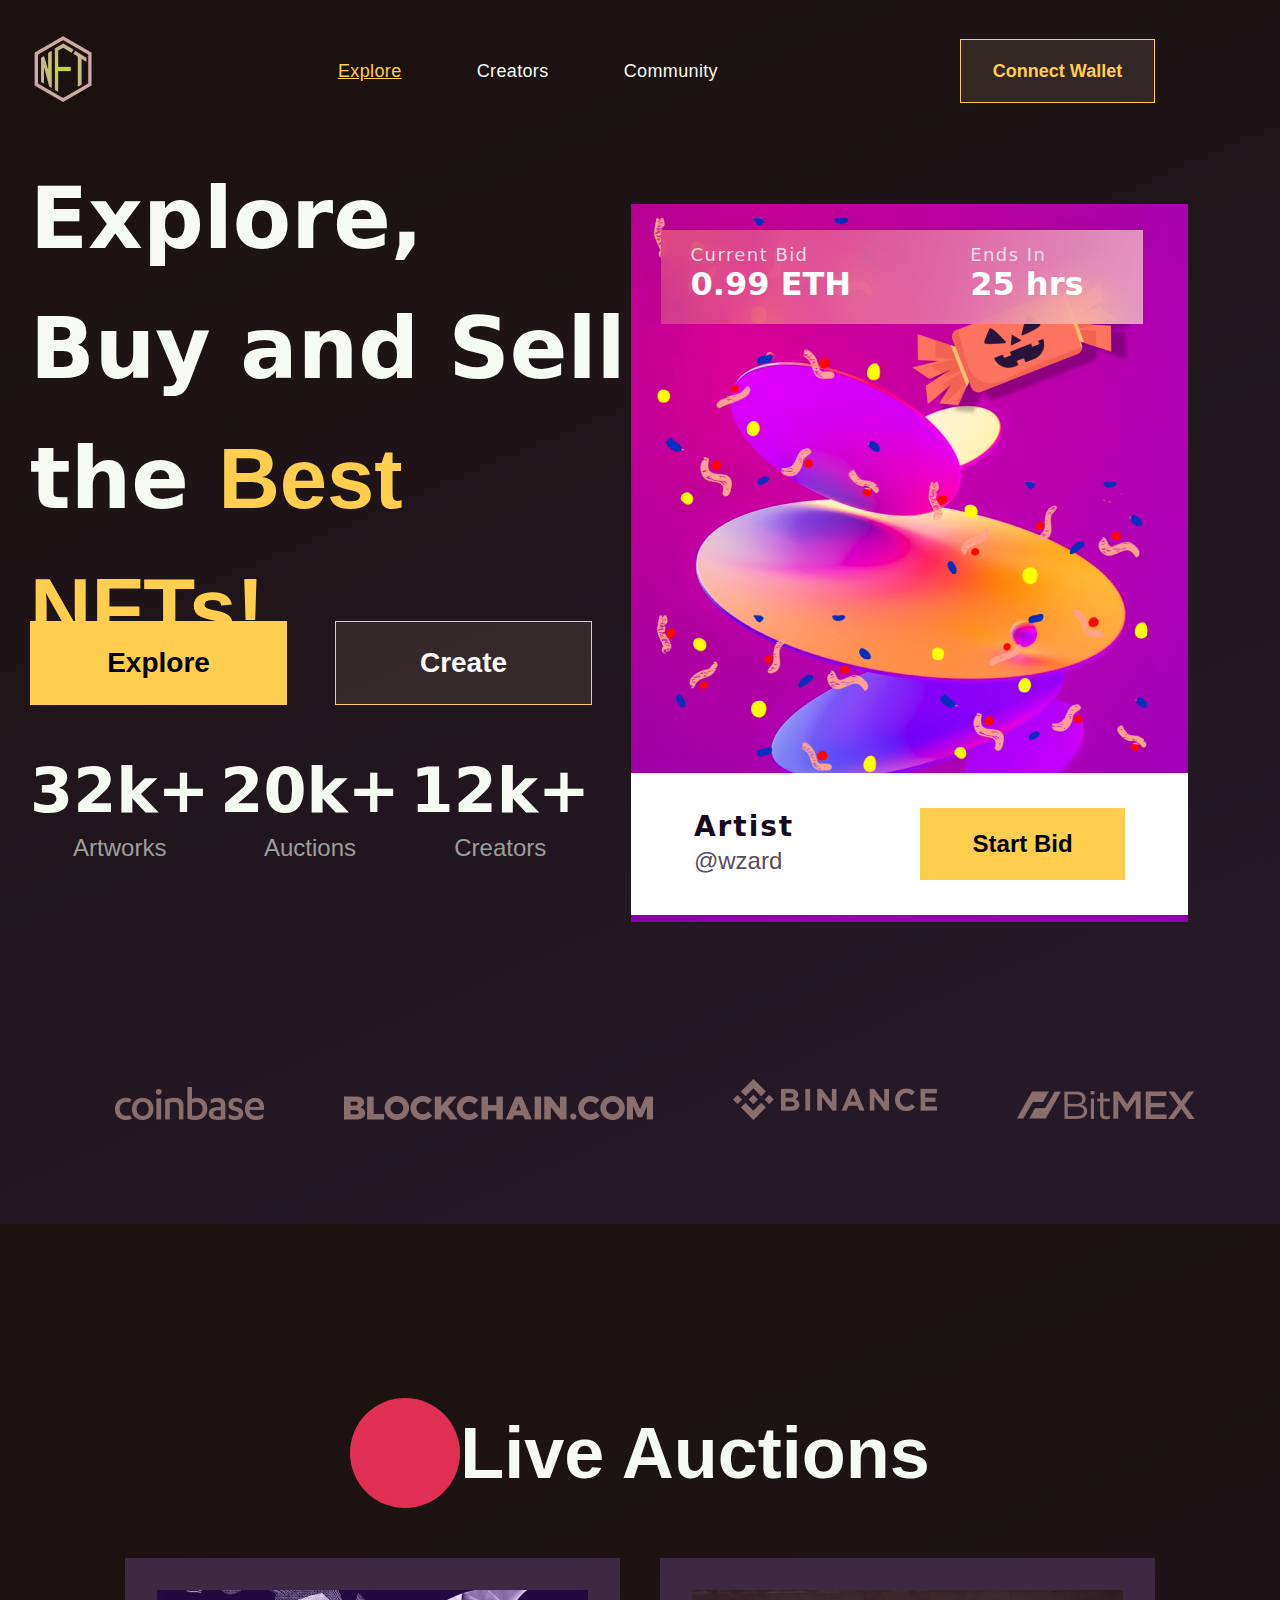
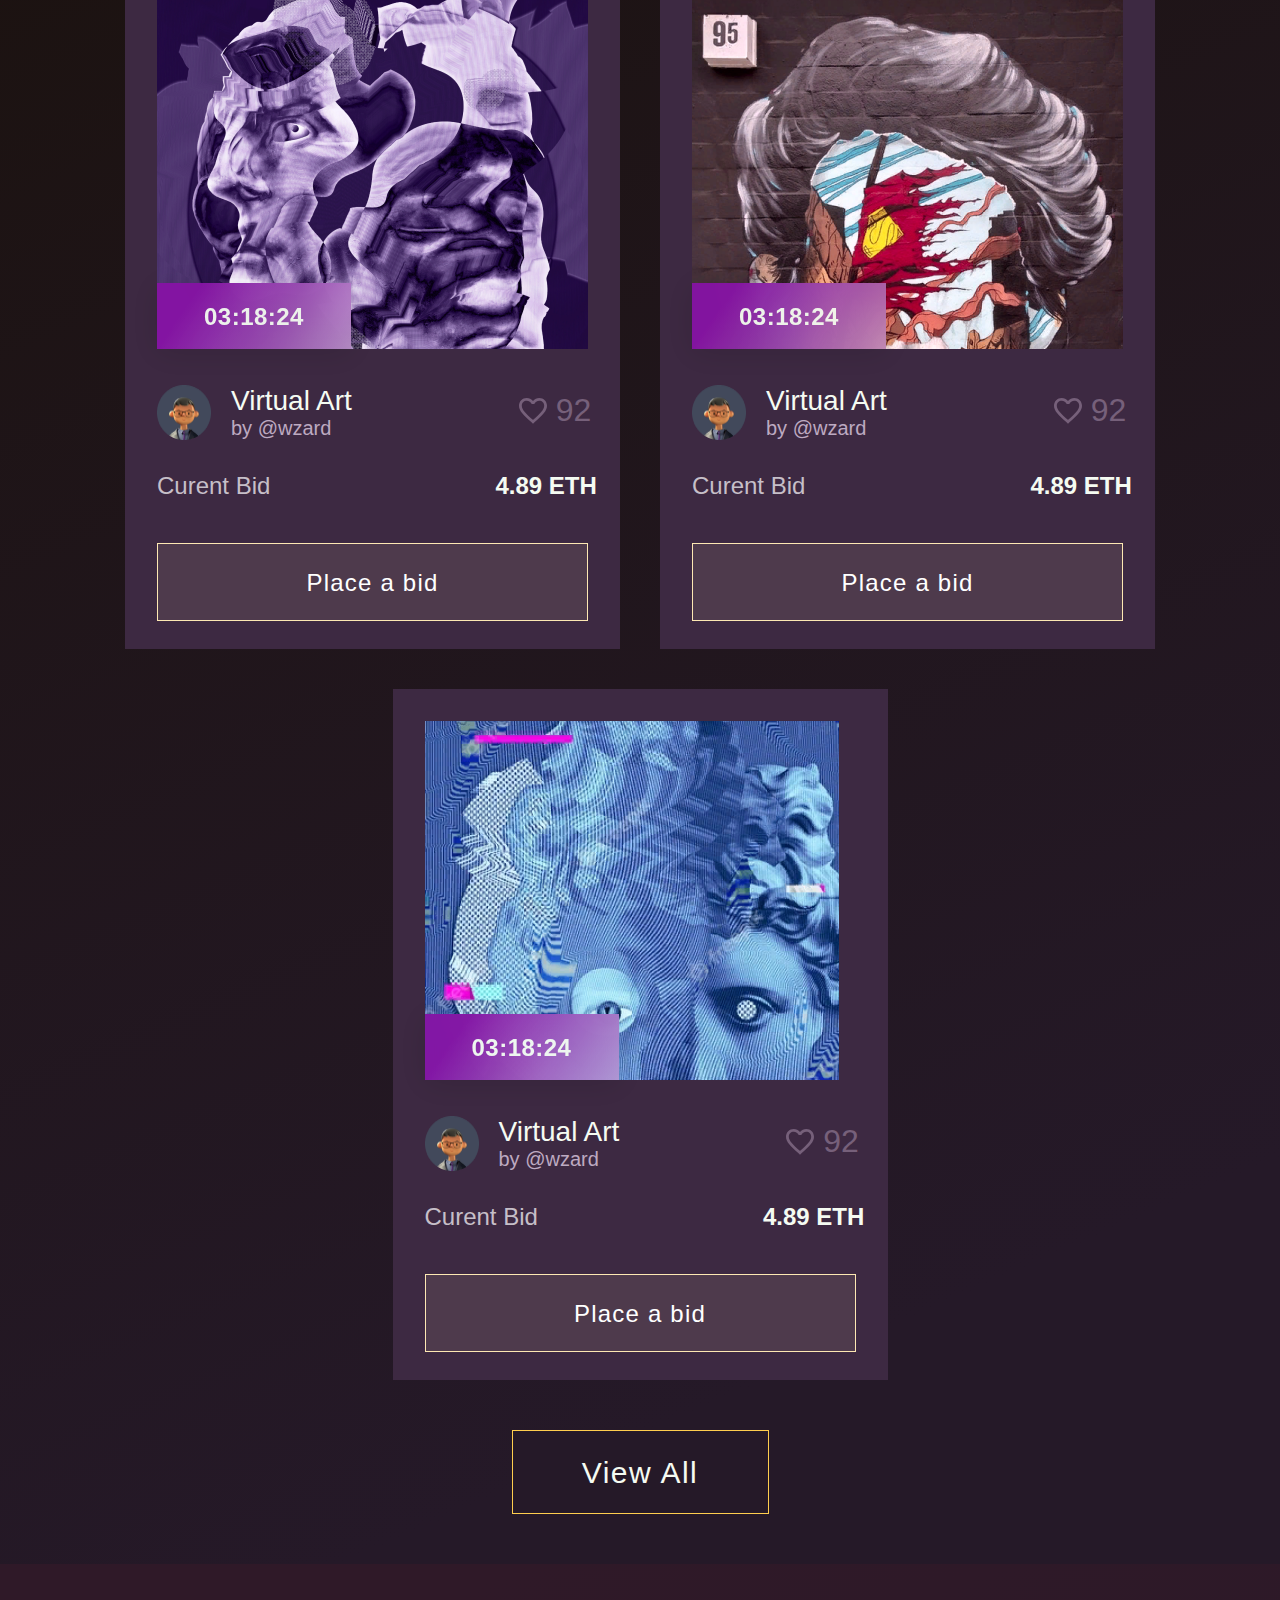
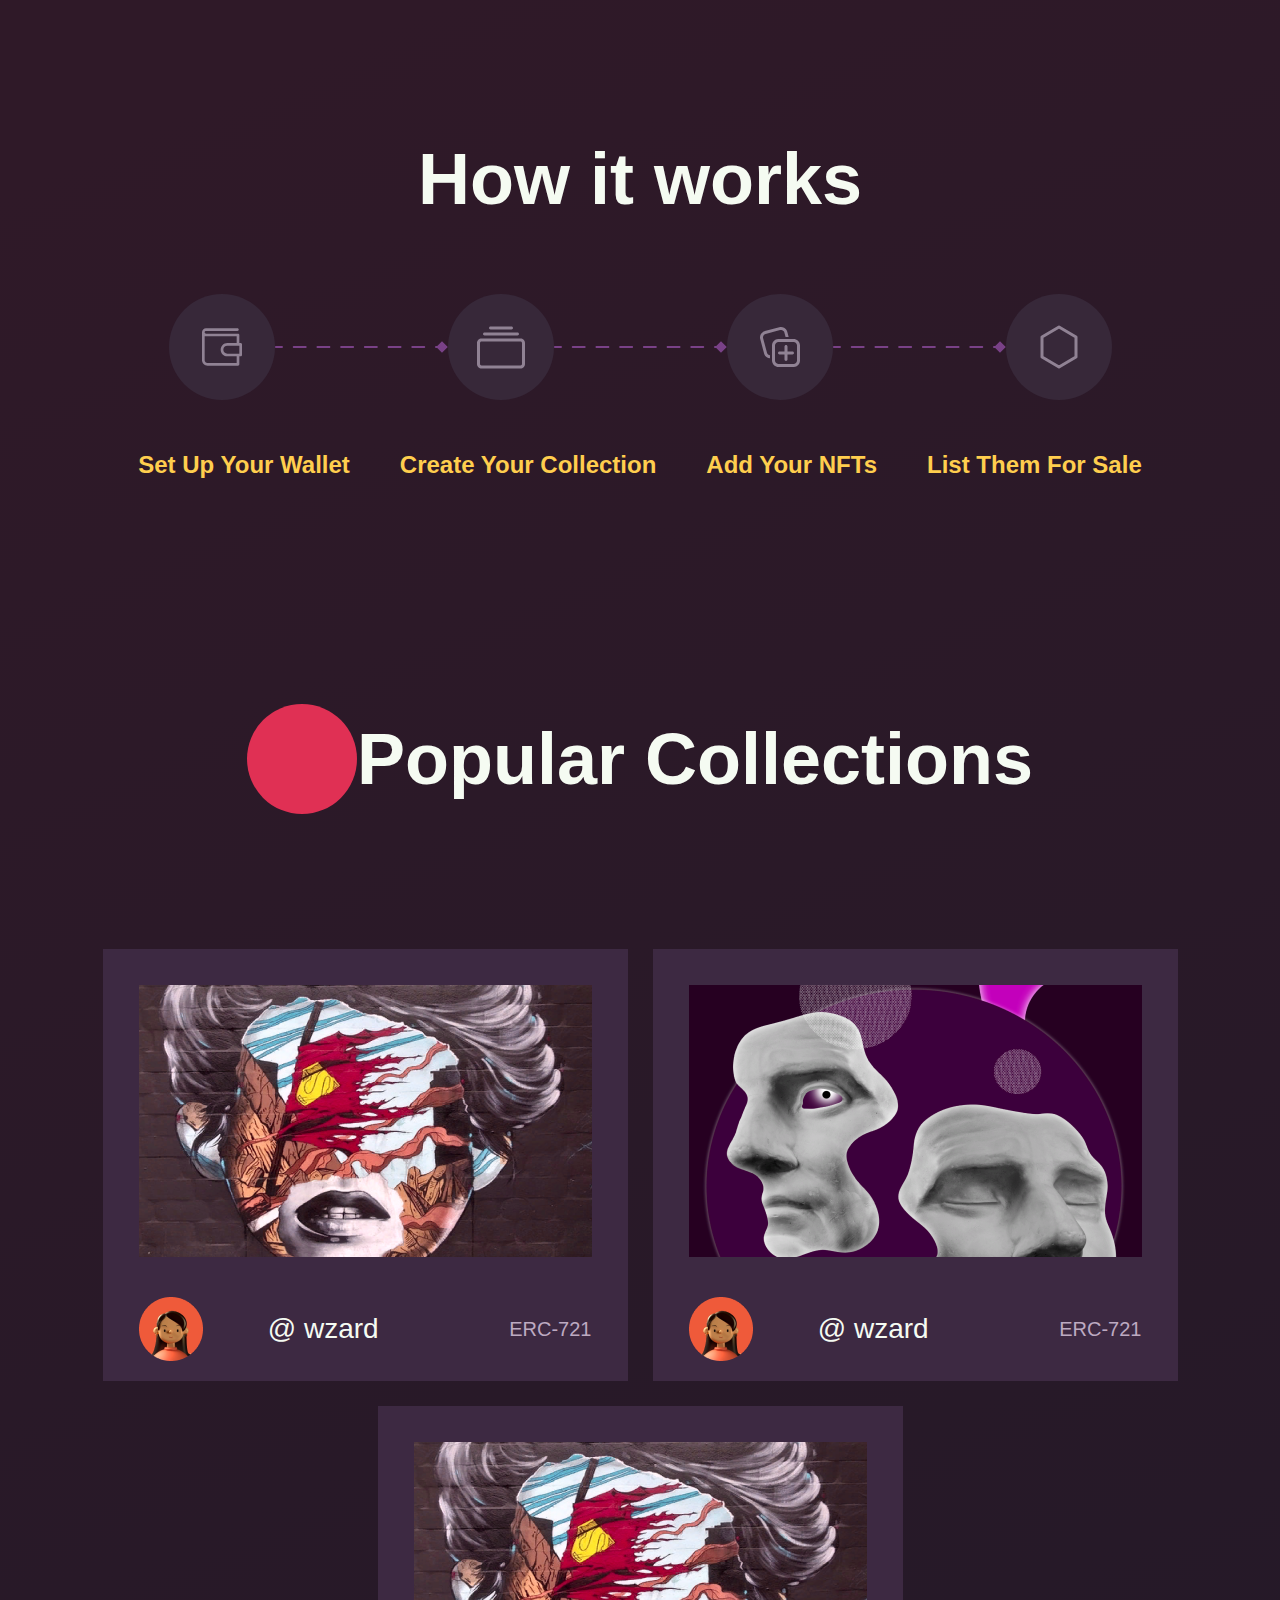
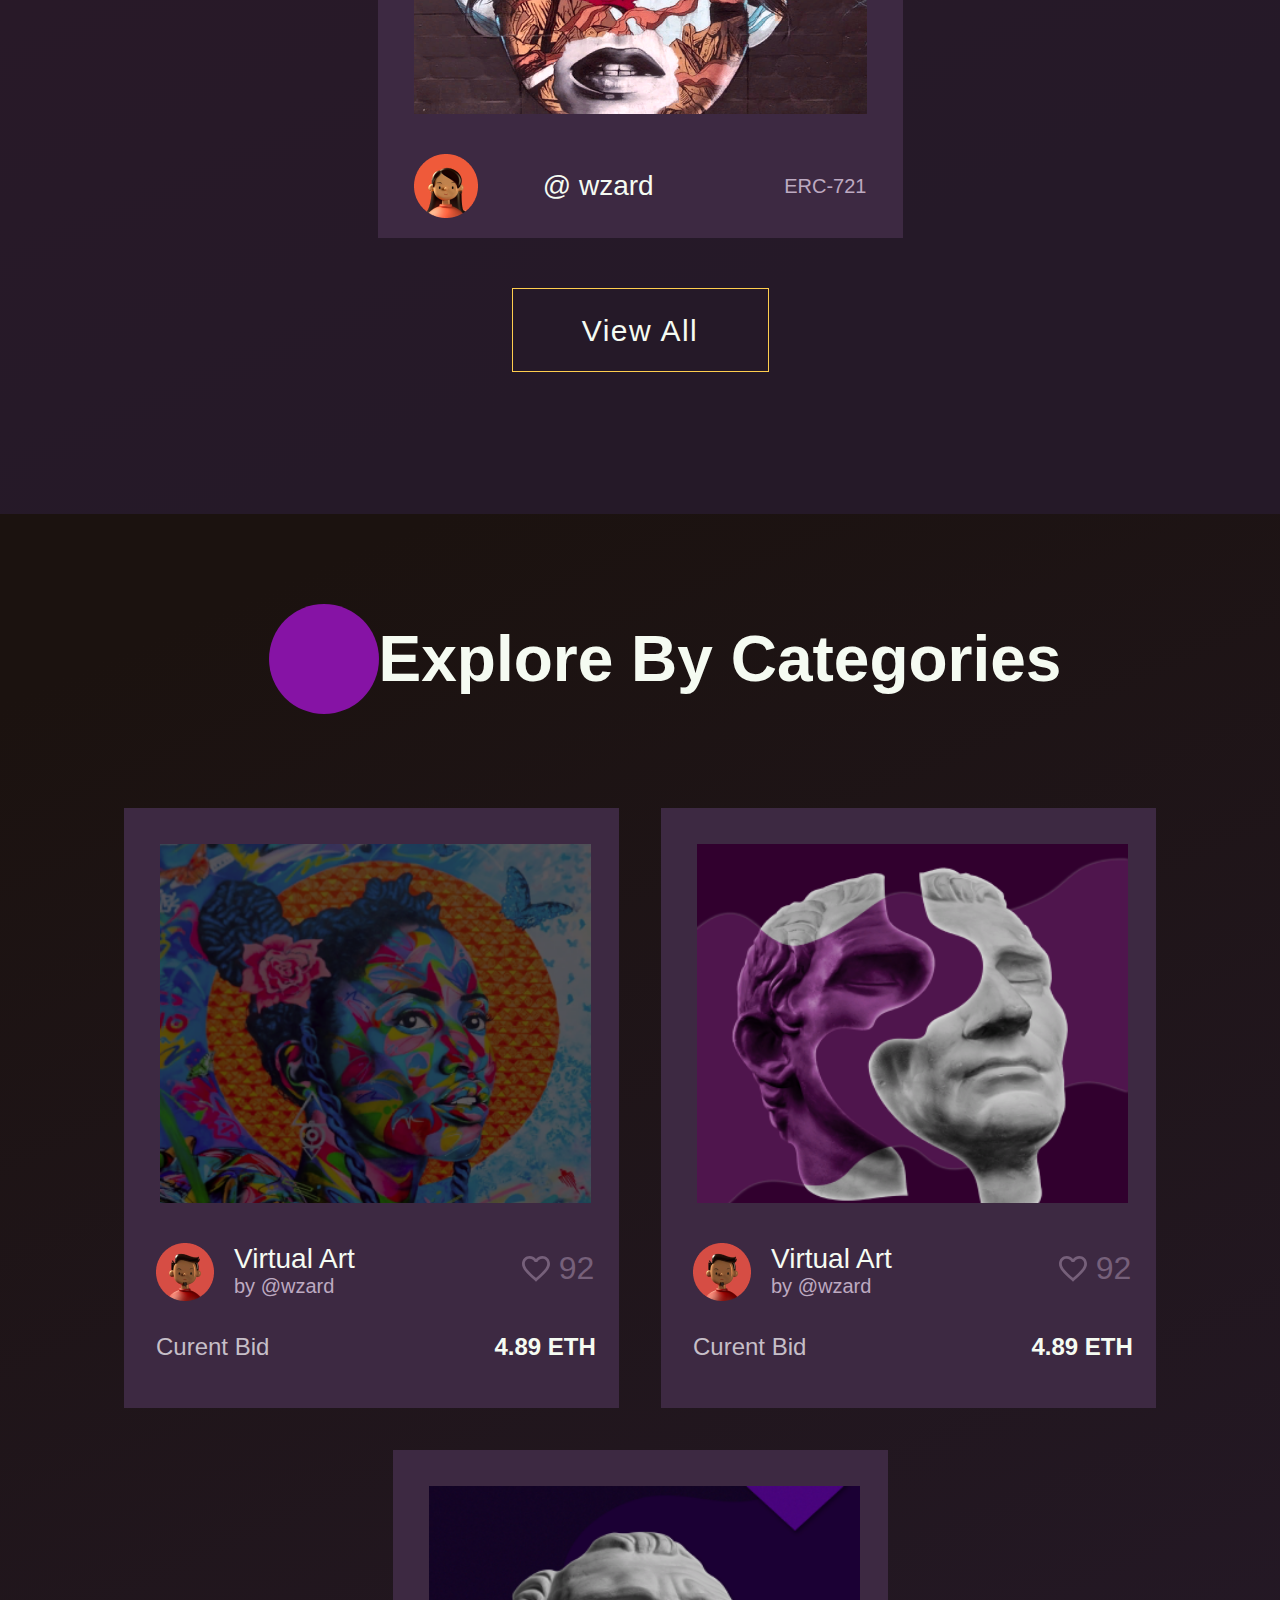
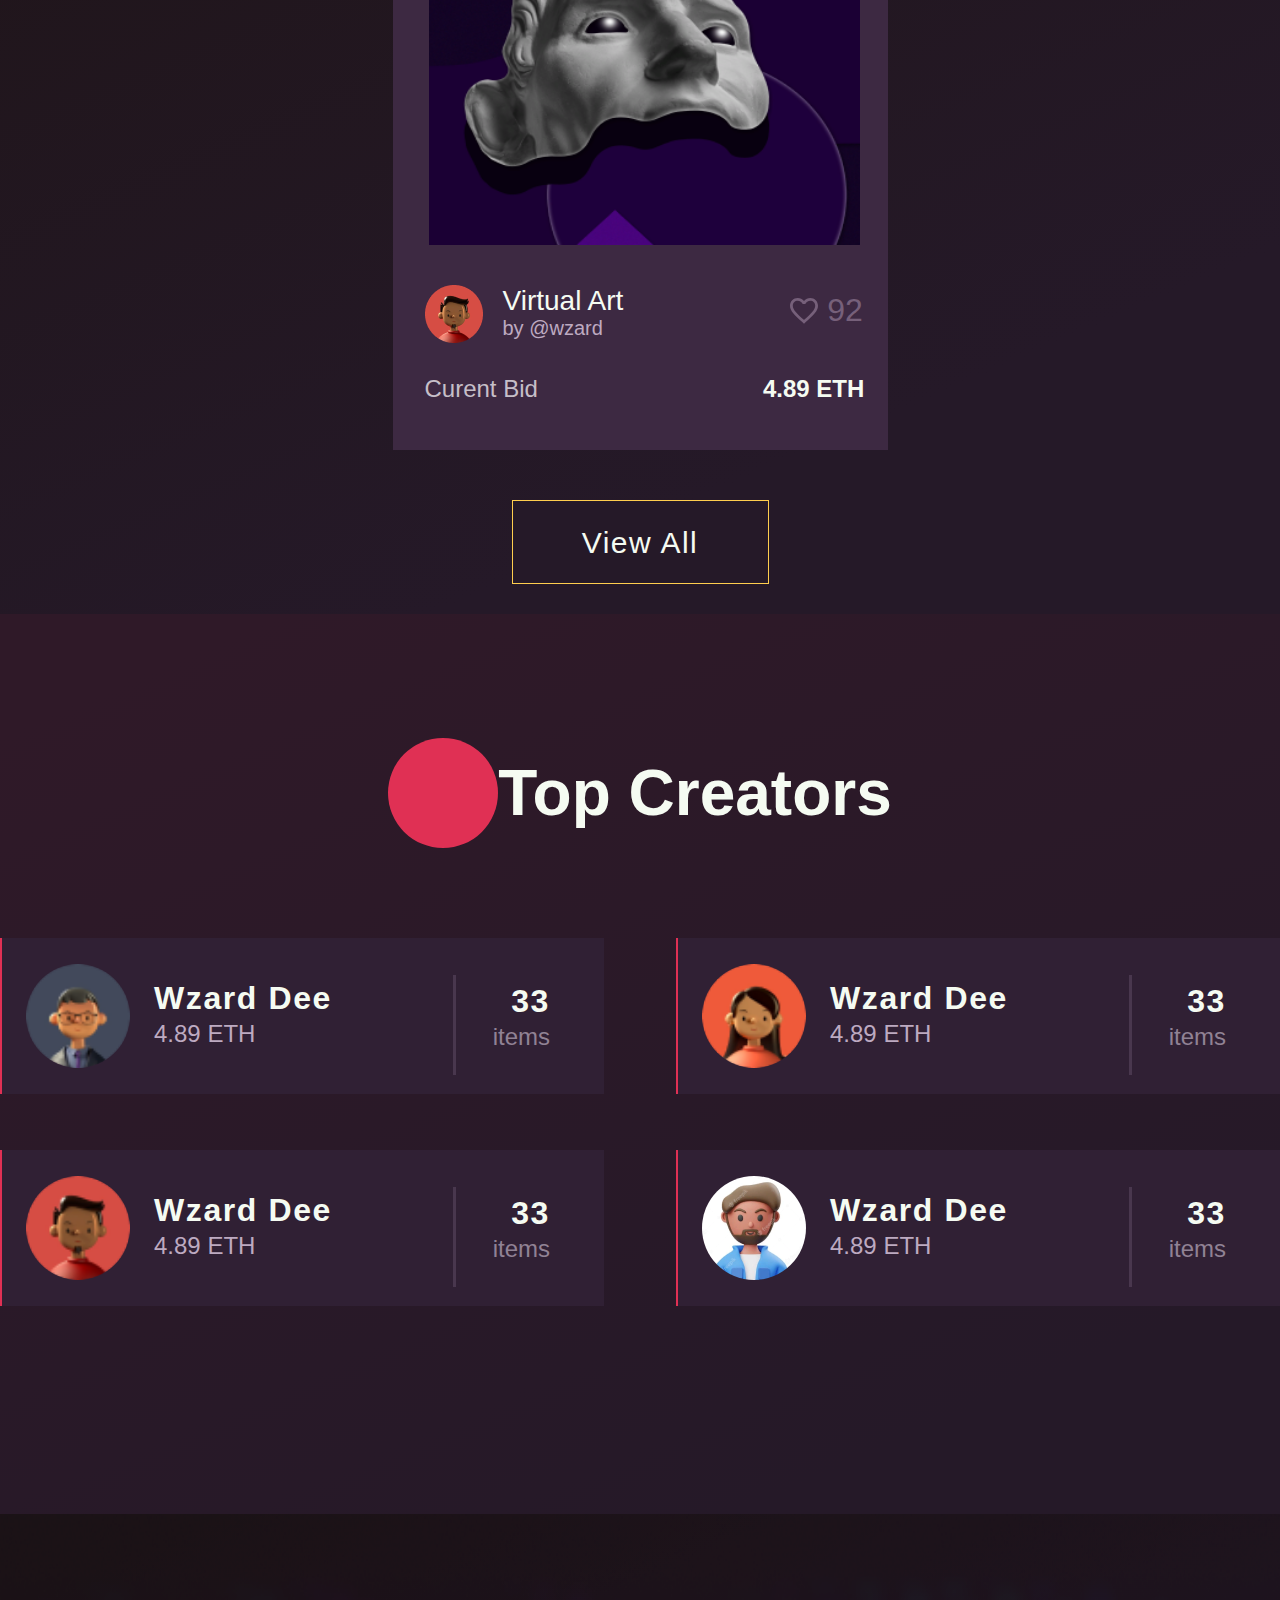
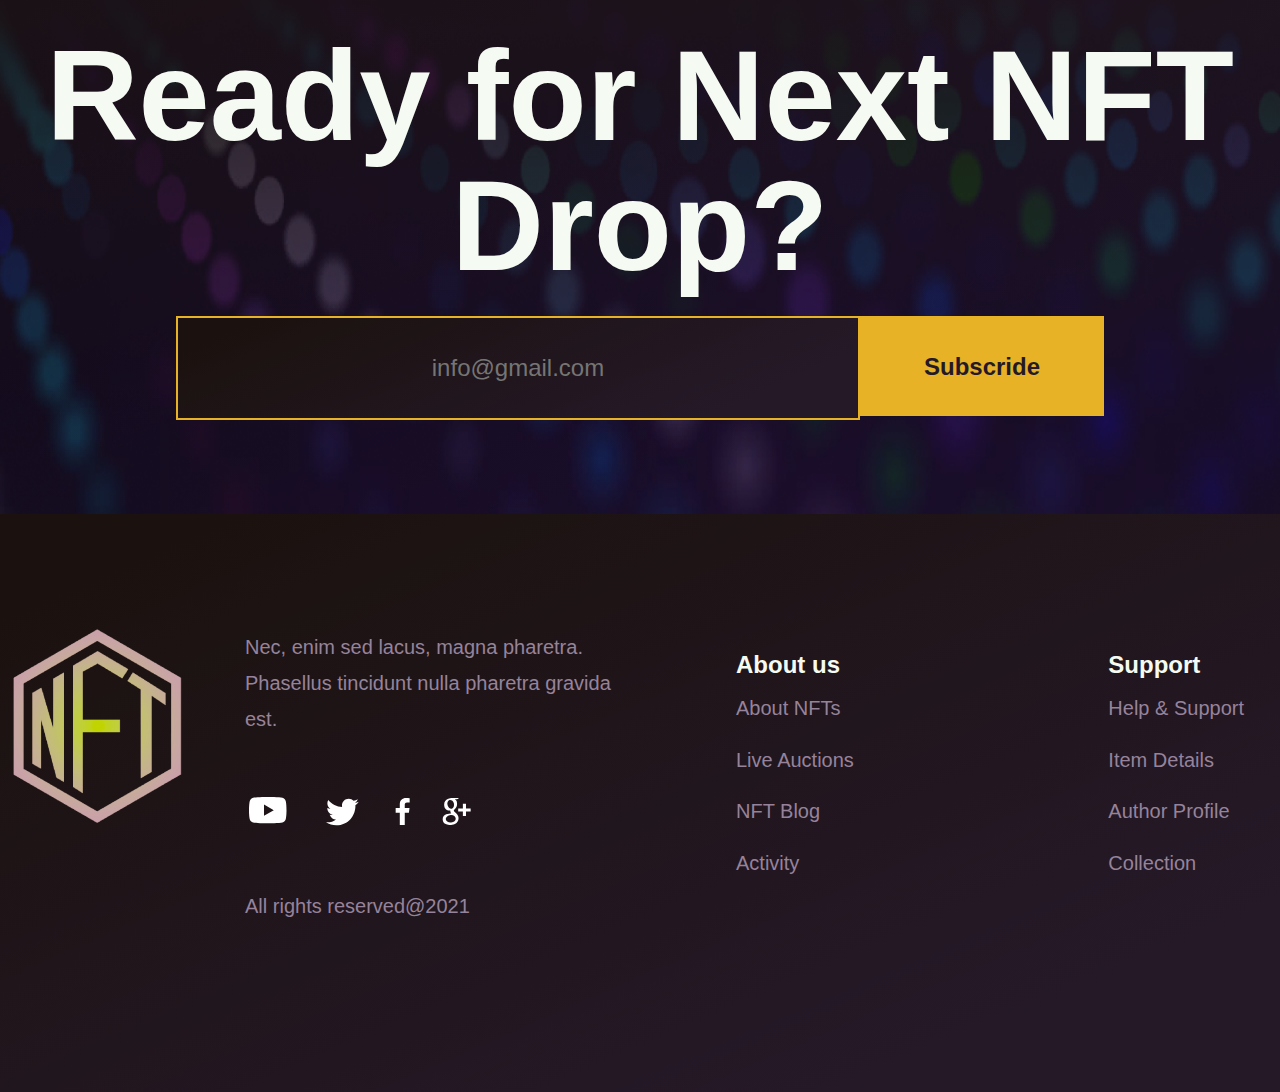
<file: index.html>
<!DOCTYPE html>
<html lang="en">

<head>
    <meta charset="UTF-8">
    <meta http-equiv="X-UA-Compatible" content="IE=edge">
    <meta name="viewport" content="width=device-width, initial-scale=1.0">
    <title>Document</title>
    <link rel="stylesheet" href="style.css">
    <meta name="vieport" content="width=1601">
</head>

<body>
    <div class="wraper">
        <header class="header">
            <div class="header_container container">
                <div class="header_container_auxiliary_element">
                    <div class="header_auxiliary_element">
                        <div class="header_menu">
                            <div class="header_logo">
                                <img class="logo" src="./img/image.png" alt="">
                            </div>


                            <div class="header_nav">
                                <input type="checkbox" id="burger">
                                <label for="burger" class="burger"><svg xmlns="http://www.w3.org/2000/svg" width="32"
                                        height="32" viewBox="0 0 32 32" fill="none">
                                        <path
                                            d="M4.7998 24H27.1998V20.8H4.7998V24ZM4.7998 8V11.2H27.1998V8H4.7998ZM4.7998 17.6H27.1998V14.4H4.7998V17.6Z"
                                            fill="#FFCE4E" />
                                    </svg>
                                </label>
                                <nav class="nav">
                                    <ul class="ul">
                                        <li class="nav_menu">
                                            <a class="nav_link menu" href="./pages/explore.html">Explore</a>
                                        </li>
                                        <li class="nav_menu">
                                            <a class='nav_link_2 menu' href="./pages/creators.html">Creators</a>
                                        </li>
                                        <li class="nav_menu">
                                            <a class='nav_link_2 menu' href="">Community</a>
                                        </li>
                                    </ul>
                                </nav>
                            </div>
                            <form action="./register.html">
                                <button class="header_button">Connect Wallet</button>
                            </form>



                        </div>
                        <div class="header_about_us">
                            <div class="header_about_us_left">
                                <div class="header_about_us_left_bgc">
                                    <div class="about_us_left_text">
                                        <h1 class="text_slogan">
                                            Explore, Buy and Sell the <span class="text_span"> Best NFTs!</span>
                                        </h1>
                                    </div>

                                    <div class="about_us_left_button">
                                        <button class="button_left button">
                                            Explore
                                        </button>

                                        <button class="button_right button">
                                            Create
                                        </button>
                                    </div>
                                    <div class="about_us_left_achivements">
                                        <div class="about_us_left_achivements_box">
                                            <div class="achivements_artvorks">
                                                <p class="artvorks_number number">
                                                    32k+
                                                </p>
                                                <div class="achivement_box">
                                                    <p class="artvorks_our_works our_works">
                                                        Artworks
                                                    </p>
                                                </div>
                                            </div>

                                            <div class="achivements_auctions">
                                                <p class="auctions_number number">
                                                    20k+
                                                </p>
                                                <div class="achivement_box">
                                                    <p class="auctions_our_works our_works">
                                                        Auctions
                                                    </p>
                                                </div>
                                            </div>

                                            <div class="achivements_creators">
                                                <p class="creators_number number">
                                                    12k+
                                                </p>
                                                <div class="achivement_box">
                                                    <p class="creators_our_works our_works">
                                                        Creators
                                                    </p>
                                                </div>
                                            </div>
                                        </div>
                                    </div>
                                </div>
                            </div>
                            <div class="header_about_us_right">
                                <div class="about_us_right_blur_efect">
                                    <div class="blur_efect">
                                    </div>
                                </div>
                                <div class="about_us_right_cart">
                                    <div class="cart_heigest">
                                        <div class="heigest_info">
                                            <div class="info_left">
                                                <p class="info_p">Current bid</p>
                                                <h1 class="info_h1">0.99 ETH</h1>
                                            </div>
                                            <div class="info_right">
                                                <p class="info_p">Ends in</p>
                                                <h1 class="info_h1">25 hrs</h1>
                                            </div>
                                        </div>
                                        <div class="heigest_start">
                                            <div class="heigest_start_box">
                                                <div class="start_box_autor_info">
                                                    <h1 class="autor_info_name">Artist</h1>
                                                    <p class="autor_info_autor_name">@wzard</p>
                                                </div>
                                                <button class="start_box_button_start">Start Bid</button>
                                            </div>
                                        </div>
                                    </div>
                                </div>
                            </div>
                        </div>
                        <div class="header_scroll_button">
                            <form action="#centre_sectione">
                                <button class="scroll_button">
                            </form>
                            <?xml version="1.0" ?>
                            <!DOCTYPE svg
                                PUBLIC '-//W3C//DTD SVG 1.1//EN' 'http://www.w3.org/Graphics/SVG/1.1/DTD/svg11.dtd'>
                            <svg enable-background="new 0 0 256 256" height="35px" id="Layer_1" version="1.1"
                                viewBox="0 0 256 256" width="256px" xml:space="preserve"
                                xmlns="http://www.w3.org/2000/svg" xmlns:xlink="http://www.w3.org/1999/xlink">
                                <path
                                    d="M33.861,164.526l89.6,89.6c2.5,2.5,6.551,2.5,9.051,0l89.6-89.6c2.5-2.5,2.5-6.551,0-9.051s-6.742-2.5-9.242,0L134,234.151  V6.401c0-3.535-2.466-6.4-6-6.4s-6,2.865-6,6.4v227.75l-78.881-78.676c-1.25-1.25-2.993-1.875-4.629-1.875s-3.326,0.625-4.576,1.875  C31.413,157.976,31.361,162.026,33.861,164.526z" />
                            </svg>
                            </button>
                        </div>
                        <div class="header_clients_logo">
                            <div class="clients_logo">
                                <img class="logo_1" src="./img/Vector.png" alt="">
                                <img class="logo_block_chain" src="./img/Vector (1).png" alt="">
                                <img class="logo_1" src="./img/binance 1.png" alt="log">
                                <img class="logo_1" src="./img/bitmex 1.png" alt="log">
                            </div>
                        </div>
                    </div>
                </div>
            </div>
        </header>

        <main>
            <div class="main-container container">
                <section class="section-top">

                    <div class="heading-top">
                        <div class="heading_top_h1_box">
                            <div class="circle_1"></div>
                            <h1 class="heading-top_text">Live Auctions</h1>
                        </div>

                        <div class="carts-top">

                            <div class="cart-top-left cart-top">
                                <div class="cart-top-left_img img">
                                    <img src="./img/image 9.png" alt="">
                                </div>
                                <div class="profile-top">
                                    <img src="./img/Profile image1.png">
                                    <div class="virtual-art">
                                        <h1 class="art-top">Virtual Art</h1>
                                        <p class="by-top">by @wzard</p>
                                    </div>
                                    <svg class="like-svg" width="28" height="26" viewBox="0 0 28 26" fill="none"
                                        xmlns="http://www.w3.org/2000/svg">
                                        <path
                                            d="M20.3 0C17.864 0 15.526 1.134 14 2.926C12.474 1.134 10.136 0 7.7 0C3.388 0 0 3.388 0 7.7C0 12.992 4.76 17.304 11.97 23.856L14 25.69L16.03 23.842C23.24 17.304 28 12.992 28 7.7C28 3.388 24.612 0 20.3 0ZM14.14 21.77L14 21.91L13.86 21.77C7.196 15.736 2.8 11.746 2.8 7.7C2.8 4.9 4.9 2.8 7.7 2.8C9.856 2.8 11.956 4.186 12.698 6.104H15.316C16.044 4.186 18.144 2.8 20.3 2.8C23.1 2.8 25.2 4.9 25.2 7.7C25.2 11.746 20.804 15.736 14.14 21.77Z"
                                            fill="#76607A" />
                                    </svg>
                                    <p class="like-p">92</p>

                                </div>
                                <div class="current-bid">
                                    <p>Curent Bid</p>
                                    <h1>4.89 ETH</h1>
                                </div>
                                <div class="place-bid">
                                    <form action="./register.html">
                                        <button>
                                            <p>Place a bid</p>
                                        </button>
                                    </form>
                                </div>
                                <div class="cart-box">
                                    <p>03:18:24</p>
                                </div>
                            </div>
                            <div class="cart-top-center cart-top">
                                <div class="cart-top-center_img img">
                                    <img src="./img/unsplash_GfQEdpIkkuw.png" alt="">
                                </div>
                                <div class="profile-top">
                                    <img src="./img/Profile image1.png">
                                    <nav class="virtual-art">
                                        <h1 class="art-top">Virtual Art</h1>
                                        <p class="by-top">by @wzard</p>
                                    </nav>
                                    <svg class="like-svg" width="28" height="26" viewBox="0 0 28 26" fill="none"
                                        xmlns="http://www.w3.org/2000/svg">
                                        <path
                                            d="M20.3 0C17.864 0 15.526 1.134 14 2.926C12.474 1.134 10.136 0 7.7 0C3.388 0 0 3.388 0 7.7C0 12.992 4.76 17.304 11.97 23.856L14 25.69L16.03 23.842C23.24 17.304 28 12.992 28 7.7C28 3.388 24.612 0 20.3 0ZM14.14 21.77L14 21.91L13.86 21.77C7.196 15.736 2.8 11.746 2.8 7.7C2.8 4.9 4.9 2.8 7.7 2.8C9.856 2.8 11.956 4.186 12.698 6.104H15.316C16.044 4.186 18.144 2.8 20.3 2.8C23.1 2.8 25.2 4.9 25.2 7.7C25.2 11.746 20.804 15.736 14.14 21.77Z"
                                            fill="#76607A" />
                                    </svg>
                                    <p class="like-p">92</p>
                                </div>
                                <div class="current-bid">
                                    <p>Curent Bid</p>
                                    <h1>4.89 ETH</h1>
                                </div>
                                <div class="place-bid">
                                    <form action="./register.html">
                                        <button>
                                            <p>Place a bid</p>
                                        </button>
                                    </form>
                                </div>
                                <div class="cart-box">
                                    <p>03:18:24</p>
                                </div>
                            </div>

                            <div class="cart-top-right cart-top">
                                <div class="cart-top-right_img img">
                                    <img src="./img/image 10.png" alt="">
                                </div>
                                <div class="profile-top">
                                    <img src="./img/Profile image1.png">
                                    <nav class="virtual-art">
                                        <h1 class="art-top">Virtual Art</h1>
                                        <p class="by-top">by @wzard</p>
                                    </nav>
                                    <svg class="like-svg" width="28" height="26" viewBox="0 0 28 26" fill="none"
                                        xmlns="http://www.w3.org/2000/svg">
                                        <path
                                            d="M20.3 0C17.864 0 15.526 1.134 14 2.926C12.474 1.134 10.136 0 7.7 0C3.388 0 0 3.388 0 7.7C0 12.992 4.76 17.304 11.97 23.856L14 25.69L16.03 23.842C23.24 17.304 28 12.992 28 7.7C28 3.388 24.612 0 20.3 0ZM14.14 21.77L14 21.91L13.86 21.77C7.196 15.736 2.8 11.746 2.8 7.7C2.8 4.9 4.9 2.8 7.7 2.8C9.856 2.8 11.956 4.186 12.698 6.104H15.316C16.044 4.186 18.144 2.8 20.3 2.8C23.1 2.8 25.2 4.9 25.2 7.7C25.2 11.746 20.804 15.736 14.14 21.77Z"
                                            fill="#76607A" />
                                    </svg>
                                    <p class="like-p">92</p>
                                </div>
                                <div class="current-bid">
                                    <p>Curent Bid</p>
                                    <h1>4.89 ETH</h1>
                                </div>
                                <div class="place-bid">
                                    <form action="./register.html">
                                        <button>
                                            <p>Place a bid</p>
                                        </button>
                                    </form>
                                </div>
                                <div class="cart-box">
                                    <p>03:18:24</p>
                                </div>
                            </div>
                        </div>

                        <div class="view-all">
                            <form action="./all-collection.html">
                                <button>
                                    <p>View All</p>
                                </button>
                            </form>
                        </div>
                </section>
            </div>


            <section id="centre_sectione" class="popular-collections-section">

                <div class="how-it-works_h1">
                    <h1>How it works</h1>
                </div>
                <div class="how_it_works">
                    <div class="how-it-works-svgs-parent">
                        <div class="how-it-works-svgs">

                            <div class="svg-in-circle">
                                <svg width="41" height="38" viewBox="0 0 41 38" fill="none"
                                    xmlns="http://www.w3.org/2000/svg">
                                    <path
                                        d="M39.6668 14.9997H38.3335V6.99967C38.3335 6.64605 38.193 6.30691 37.943 6.05686C37.6929 5.80682 37.3538 5.66634 37.0002 5.66634H5.00018C4.68446 5.67149 4.37716 5.56442 4.133 5.36421C3.88883 5.16399 3.72364 4.88362 3.66685 4.57301V4.09301C3.72364 3.7824 3.88883 3.50202 4.133 3.30181C4.37716 3.10159 4.68446 2.99452 5.00018 2.99967H36.4402C36.7938 2.99967 37.1329 2.8592 37.383 2.60915C37.633 2.3591 37.7735 2.01996 37.7735 1.66634C37.7735 1.31272 37.633 0.973581 37.383 0.723532C37.1329 0.473484 36.7938 0.333008 36.4402 0.333008H5.00018C3.93932 0.333008 2.9219 0.754435 2.17176 1.50458C1.42161 2.25473 1.00018 3.27214 1.00018 4.33301C0.990824 4.49287 0.990824 4.65314 1.00018 4.81301V32.2397C1.00542 32.9576 1.152 33.6674 1.43158 34.3286C1.71115 34.9899 2.11823 35.5896 2.62957 36.0935C3.14092 36.5974 3.74651 36.9957 4.41178 37.2655C5.07704 37.5354 5.78895 37.6716 6.50685 37.6663H37.0002C37.3538 37.6663 37.6929 37.5259 37.943 37.2758C38.193 37.0258 38.3335 36.6866 38.3335 36.333V28.333H39.6668C40.0205 28.333 40.3596 28.1925 40.6097 27.9425C40.8597 27.6924 41.0002 27.3533 41.0002 26.9997V16.333C41.0002 15.9794 40.8597 15.6402 40.6097 15.3902C40.3596 15.1401 40.0205 14.9997 39.6668 14.9997ZM35.6668 34.9997H6.50685C5.76525 35.0068 5.05082 34.7209 4.51897 34.204C3.98712 33.6871 3.68087 32.9812 3.66685 32.2397V8.173C4.09965 8.29843 4.55 8.35247 5.00018 8.333H35.6668V14.9997H26.3335C24.5654 14.9997 22.8697 15.702 21.6195 16.9523C20.3692 18.2025 19.6668 19.8982 19.6668 21.6663C19.6668 23.4344 20.3692 25.1301 21.6195 26.3804C22.8697 27.6306 24.5654 28.333 26.3335 28.333H35.6668V34.9997ZM38.3335 25.6663H26.3335C25.2726 25.6663 24.2552 25.2449 23.5051 24.4948C22.7549 23.7446 22.3335 22.7272 22.3335 21.6663C22.3335 20.6055 22.7549 19.5881 23.5051 18.8379C24.2552 18.0878 25.2726 17.6663 26.3335 17.6663H38.3335V25.6663Z"
                                        fill="#908294" />
                                </svg>
                            </div>

                            <svg width="173" height="12" viewBox="0 0 173 12" fill="none"
                                xmlns="http://www.w3.org/2000/svg">
                                <path
                                    d="M1 5C0.447715 5 4.82823e-08 5.44772 0 6C-4.82823e-08 6.55228 0.447715 7 1 7L1 5ZM172.774 6.00002L167 0.226512L161.227 6.00001L167 11.7735L172.774 6.00002ZM6.92857 7C7.48086 7 7.92857 6.55229 7.92857 6C7.92857 5.44772 7.48086 5 6.92857 5L6.92857 7ZM18.7857 5C18.2334 5 17.7857 5.44772 17.7857 6C17.7857 6.55229 18.2334 7 18.7857 7L18.7857 5ZM30.6429 7C31.1951 7 31.6429 6.55229 31.6429 6C31.6429 5.44772 31.1951 5 30.6429 5L30.6429 7ZM42.5 5C41.9477 5 41.5 5.44772 41.5 6C41.5 6.55229 41.9477 7 42.5 7L42.5 5ZM54.3571 7C54.9094 7 55.3571 6.55229 55.3571 6C55.3571 5.44772 54.9094 5 54.3571 5L54.3571 7ZM66.2143 5.00001C65.662 5.00001 65.2143 5.44772 65.2143 6.00001C65.2143 6.55229 65.662 7.00001 66.2143 7.00001L66.2143 5.00001ZM78.0714 7.00001C78.6237 7.00001 79.0714 6.55229 79.0714 6.00001C79.0714 5.44772 78.6237 5.00001 78.0714 5.00001L78.0714 7.00001ZM89.9286 5.00001C89.3763 5.00001 88.9286 5.44772 88.9286 6.00001C88.9286 6.55229 89.3763 7.00001 89.9286 7.00001L89.9286 5.00001ZM101.786 7.00001C102.338 7.00001 102.786 6.55229 102.786 6.00001C102.786 5.44772 102.338 5.00001 101.786 5.00001L101.786 7.00001ZM113.643 5.00001C113.091 5.00001 112.643 5.44772 112.643 6.00001C112.643 6.55229 113.091 7.00001 113.643 7.00001L113.643 5.00001ZM125.5 7.00001C126.052 7.00001 126.5 6.5523 126.5 6.00001C126.5 5.44773 126.052 5.00001 125.5 5.00001L125.5 7.00001ZM137.357 5.00001C136.805 5.00001 136.357 5.44773 136.357 6.00001C136.357 6.5523 136.805 7.00001 137.357 7.00001L137.357 5.00001ZM149.214 7.00001C149.767 7.00001 150.214 6.5523 150.214 6.00001C150.214 5.44773 149.767 5.00001 149.214 5.00001L149.214 7.00001ZM161.071 5.00001C160.519 5.00001 160.071 5.44773 160.071 6.00001C160.071 6.5523 160.519 7.00001 161.071 7.00001L161.071 5.00001ZM1 7L6.92857 7L6.92857 5L1 5L1 7ZM18.7857 7L30.6429 7L30.6429 5L18.7857 5L18.7857 7ZM42.5 7L54.3571 7L54.3571 5L42.5 5L42.5 7ZM66.2143 7.00001L78.0714 7.00001L78.0714 5.00001L66.2143 5.00001L66.2143 7.00001ZM89.9286 7.00001L101.786 7.00001L101.786 5.00001L89.9286 5.00001L89.9286 7.00001ZM113.643 7.00001L125.5 7.00001L125.5 5.00001L113.643 5.00001L113.643 7.00001ZM137.357 7.00001L149.214 7.00001L149.214 5.00001L137.357 5.00001L137.357 7.00001ZM161.071 7.00001L167 7.00001L167 5.00001L161.071 5.00001L161.071 7.00001Z"
                                    fill="#794187" />
                            </svg>

                            <div class="svg-in-circle">
                                <svg width="48" height="43" viewBox="0 0 48 43" fill="none"
                                    xmlns="http://www.w3.org/2000/svg">
                                    <path
                                        d="M7.5 9.5C7.10218 9.5 6.72064 9.34196 6.43934 9.06066C6.15804 8.77936 6 8.39782 6 8C6 7.60218 6.15804 7.22064 6.43934 6.93934C6.72064 6.65804 7.10218 6.5 7.5 6.5H40.5C40.8978 6.5 41.2794 6.65804 41.5607 6.93934C41.842 7.22064 42 7.60218 42 8C42 8.39782 41.842 8.77936 41.5607 9.06066C41.2794 9.34196 40.8978 9.5 40.5 9.5H7.5ZM13.5 3.5C13.1022 3.5 12.7206 3.34196 12.4393 3.06066C12.158 2.77936 12 2.39782 12 2C12 1.60218 12.158 1.22064 12.4393 0.93934C12.7206 0.658035 13.1022 0.5 13.5 0.5H34.5C34.8978 0.5 35.2794 0.658035 35.5607 0.93934C35.842 1.22064 36 1.60218 36 2C36 2.39782 35.842 2.77936 35.5607 3.06066C35.2794 3.34196 34.8978 3.5 34.5 3.5H13.5ZM0 38C0 39.1935 0.474106 40.3381 1.31802 41.182C2.16193 42.0259 3.30653 42.5 4.5 42.5H43.5C44.6935 42.5 45.8381 42.0259 46.682 41.182C47.5259 40.3381 48 39.1935 48 38V17C48 15.8065 47.5259 14.6619 46.682 13.818C45.8381 12.9741 44.6935 12.5 43.5 12.5H4.5C3.30653 12.5 2.16193 12.9741 1.31802 13.818C0.474106 14.6619 0 15.8065 0 17L0 38ZM4.5 39.5C4.10218 39.5 3.72064 39.342 3.43934 39.0607C3.15804 38.7794 3 38.3978 3 38V17C3 16.6022 3.15804 16.2206 3.43934 15.9393C3.72064 15.658 4.10218 15.5 4.5 15.5H43.5C43.8978 15.5 44.2794 15.658 44.5607 15.9393C44.842 16.2206 45 16.6022 45 17V38C45 38.3978 44.842 38.7794 44.5607 39.0607C44.2794 39.342 43.8978 39.5 43.5 39.5H4.5Z"
                                        fill="#908294" />
                                </svg>
                            </div>

                            <svg width="173" height="12" viewBox="0 0 173 12" fill="none"
                                xmlns="http://www.w3.org/2000/svg">
                                <path
                                    d="M1 5C0.447715 5 4.82823e-08 5.44772 0 6C-4.82823e-08 6.55228 0.447715 7 1 7L1 5ZM172.774 6.00002L167 0.226512L161.227 6.00001L167 11.7735L172.774 6.00002ZM6.92857 7C7.48086 7 7.92857 6.55229 7.92857 6C7.92857 5.44772 7.48086 5 6.92857 5L6.92857 7ZM18.7857 5C18.2334 5 17.7857 5.44772 17.7857 6C17.7857 6.55229 18.2334 7 18.7857 7L18.7857 5ZM30.6429 7C31.1951 7 31.6429 6.55229 31.6429 6C31.6429 5.44772 31.1951 5 30.6429 5L30.6429 7ZM42.5 5C41.9477 5 41.5 5.44772 41.5 6C41.5 6.55229 41.9477 7 42.5 7L42.5 5ZM54.3571 7C54.9094 7 55.3571 6.55229 55.3571 6C55.3571 5.44772 54.9094 5 54.3571 5L54.3571 7ZM66.2143 5.00001C65.662 5.00001 65.2143 5.44772 65.2143 6.00001C65.2143 6.55229 65.662 7.00001 66.2143 7.00001L66.2143 5.00001ZM78.0714 7.00001C78.6237 7.00001 79.0714 6.55229 79.0714 6.00001C79.0714 5.44772 78.6237 5.00001 78.0714 5.00001L78.0714 7.00001ZM89.9286 5.00001C89.3763 5.00001 88.9286 5.44772 88.9286 6.00001C88.9286 6.55229 89.3763 7.00001 89.9286 7.00001L89.9286 5.00001ZM101.786 7.00001C102.338 7.00001 102.786 6.55229 102.786 6.00001C102.786 5.44772 102.338 5.00001 101.786 5.00001L101.786 7.00001ZM113.643 5.00001C113.091 5.00001 112.643 5.44772 112.643 6.00001C112.643 6.55229 113.091 7.00001 113.643 7.00001L113.643 5.00001ZM125.5 7.00001C126.052 7.00001 126.5 6.5523 126.5 6.00001C126.5 5.44773 126.052 5.00001 125.5 5.00001L125.5 7.00001ZM137.357 5.00001C136.805 5.00001 136.357 5.44773 136.357 6.00001C136.357 6.5523 136.805 7.00001 137.357 7.00001L137.357 5.00001ZM149.214 7.00001C149.767 7.00001 150.214 6.5523 150.214 6.00001C150.214 5.44773 149.767 5.00001 149.214 5.00001L149.214 7.00001ZM161.071 5.00001C160.519 5.00001 160.071 5.44773 160.071 6.00001C160.071 6.5523 160.519 7.00001 161.071 7.00001L161.071 5.00001ZM1 7L6.92857 7L6.92857 5L1 5L1 7ZM18.7857 7L30.6429 7L30.6429 5L18.7857 5L18.7857 7ZM42.5 7L54.3571 7L54.3571 5L42.5 5L42.5 7ZM66.2143 7.00001L78.0714 7.00001L78.0714 5.00001L66.2143 5.00001L66.2143 7.00001ZM89.9286 7.00001L101.786 7.00001L101.786 5.00001L89.9286 5.00001L89.9286 7.00001ZM113.643 7.00001L125.5 7.00001L125.5 5.00001L113.643 5.00001L113.643 7.00001ZM137.357 7.00001L149.214 7.00001L149.214 5.00001L137.357 5.00001L137.357 7.00001ZM161.071 7.00001L167 7.00001L167 5.00001L161.071 5.00001L161.071 7.00001Z"
                                    fill="#794187" />
                            </svg>

                            <div class="svg-in-circle">
                                <svg width="40" height="40" viewBox="0 0 40 40" fill="none"
                                    xmlns="http://www.w3.org/2000/svg">
                                    <path
                                        d="M18.1318 12.0078L18.4998 11.9978H33.4998C35.1598 11.9977 36.7569 12.6326 37.9637 13.7725C39.1704 14.9123 39.8954 16.4706 39.9898 18.1278L39.9998 18.4978V33.4978C40 35.1581 39.3647 36.7555 38.2245 37.9623C37.0843 39.1691 35.5255 39.8938 33.8678 39.9878L33.4998 39.9978H18.4998C16.8396 39.998 15.2422 39.3627 14.0354 38.2225C12.8286 37.0823 12.1038 35.5235 12.0098 33.8658L11.9998 33.4998V18.4998C11.9997 16.8396 12.635 15.2422 13.7752 14.0354C14.9154 12.8286 16.4742 12.1038 18.1318 12.0098V12.0078ZM33.4998 14.9978H18.4998C17.6215 14.9979 16.7752 15.3282 16.1291 15.9232C15.4829 16.5182 15.0841 17.3344 15.0118 18.2098L14.9998 18.4978V33.4978C14.9999 34.3765 15.3305 35.2231 15.9259 35.8693C16.5214 36.5155 17.3381 36.914 18.2138 36.9858L18.4998 36.9978H33.4998C34.3785 36.9978 35.2251 36.6672 35.8713 36.0718C36.5175 35.4763 36.916 34.6596 36.9878 33.7838L36.9998 33.4978V18.4978C36.9998 17.5696 36.6311 16.6793 35.9747 16.023C35.3183 15.3666 34.4281 14.9978 33.4998 14.9978ZM25.9998 17.9998C26.3977 17.9998 26.7792 18.1579 27.0605 18.4392C27.3418 18.7205 27.4998 19.102 27.4998 19.4998V24.4958H32.4998C32.8977 24.4958 33.2792 24.6539 33.5605 24.9352C33.8418 25.2165 33.9998 25.598 33.9998 25.9958C33.9998 26.3937 33.8418 26.7752 33.5605 27.0565C33.2792 27.3378 32.8977 27.4958 32.4998 27.4958H27.4998V32.4998C27.4998 32.8977 27.3418 33.2792 27.0605 33.5605C26.7792 33.8418 26.3977 33.9998 25.9998 33.9998C25.602 33.9998 25.2205 33.8418 24.9392 33.5605C24.6579 33.2792 24.4998 32.8977 24.4998 32.4998V27.4958H19.4998C19.102 27.4958 18.7205 27.3378 18.4392 27.0565C18.1579 26.7752 17.9998 26.3937 17.9998 25.9958C17.9998 25.598 18.1579 25.2165 18.4392 24.9352C18.7205 24.6539 19.102 24.4958 19.4998 24.4958H24.4998V19.4998C24.4998 19.102 24.6579 18.7205 24.9392 18.4392C25.2205 18.1579 25.602 17.9998 25.9998 17.9998ZM27.1638 4.46584L27.2678 4.81984L28.6538 9.99584H25.5478L24.3718 5.59584C24.253 5.15163 24.0478 4.73518 23.768 4.3703C23.4881 4.00542 23.1391 3.69926 22.7409 3.46932C22.3427 3.23938 21.9031 3.09016 21.4471 3.0302C20.9912 2.97023 20.528 3.00069 20.0838 3.11984L5.59584 7.00384C4.7501 7.23064 4.02009 7.76621 3.54986 8.50486C3.07964 9.24352 2.90337 10.1316 3.05584 10.9938L3.11984 11.2898L7.00384 25.7778C7.18602 26.4586 7.56949 27.0686 8.10405 27.5279C8.63861 27.9871 9.29937 28.2743 9.99984 28.3518V31.3638C8.69949 31.2863 7.45237 30.8202 6.42004 30.0257C5.3877 29.2312 4.61772 28.145 4.20984 26.9078L4.10584 26.5558L0.223843 12.0658C-0.206152 10.4626 -0.00648552 8.75558 0.781898 7.29484C1.57028 5.8341 2.88764 4.73032 4.46384 4.20984L4.81984 4.10584L19.3078 0.223843C20.9111 -0.206152 22.6181 -0.00648552 24.0788 0.781898C25.5396 1.57028 26.6434 2.88764 27.1638 4.46384V4.46584Z"
                                        fill="#908294" />
                                </svg>
                            </div>

                            <svg width="173" height="12" viewBox="0 0 173 12" fill="none"
                                xmlns="http://www.w3.org/2000/svg">
                                <path
                                    d="M1 5C0.447715 5 4.82823e-08 5.44772 0 6C-4.82823e-08 6.55228 0.447715 7 1 7L1 5ZM172.774 6.00002L167 0.226512L161.227 6.00001L167 11.7735L172.774 6.00002ZM6.92857 7C7.48086 7 7.92857 6.55229 7.92857 6C7.92857 5.44772 7.48086 5 6.92857 5L6.92857 7ZM18.7857 5C18.2334 5 17.7857 5.44772 17.7857 6C17.7857 6.55229 18.2334 7 18.7857 7L18.7857 5ZM30.6429 7C31.1951 7 31.6429 6.55229 31.6429 6C31.6429 5.44772 31.1951 5 30.6429 5L30.6429 7ZM42.5 5C41.9477 5 41.5 5.44772 41.5 6C41.5 6.55229 41.9477 7 42.5 7L42.5 5ZM54.3571 7C54.9094 7 55.3571 6.55229 55.3571 6C55.3571 5.44772 54.9094 5 54.3571 5L54.3571 7ZM66.2143 5.00001C65.662 5.00001 65.2143 5.44772 65.2143 6.00001C65.2143 6.55229 65.662 7.00001 66.2143 7.00001L66.2143 5.00001ZM78.0714 7.00001C78.6237 7.00001 79.0714 6.55229 79.0714 6.00001C79.0714 5.44772 78.6237 5.00001 78.0714 5.00001L78.0714 7.00001ZM89.9286 5.00001C89.3763 5.00001 88.9286 5.44772 88.9286 6.00001C88.9286 6.55229 89.3763 7.00001 89.9286 7.00001L89.9286 5.00001ZM101.786 7.00001C102.338 7.00001 102.786 6.55229 102.786 6.00001C102.786 5.44772 102.338 5.00001 101.786 5.00001L101.786 7.00001ZM113.643 5.00001C113.091 5.00001 112.643 5.44772 112.643 6.00001C112.643 6.55229 113.091 7.00001 113.643 7.00001L113.643 5.00001ZM125.5 7.00001C126.052 7.00001 126.5 6.5523 126.5 6.00001C126.5 5.44773 126.052 5.00001 125.5 5.00001L125.5 7.00001ZM137.357 5.00001C136.805 5.00001 136.357 5.44773 136.357 6.00001C136.357 6.5523 136.805 7.00001 137.357 7.00001L137.357 5.00001ZM149.214 7.00001C149.767 7.00001 150.214 6.5523 150.214 6.00001C150.214 5.44773 149.767 5.00001 149.214 5.00001L149.214 7.00001ZM161.071 5.00001C160.519 5.00001 160.071 5.44773 160.071 6.00001C160.071 6.5523 160.519 7.00001 161.071 7.00001L161.071 5.00001ZM1 7L6.92857 7L6.92857 5L1 5L1 7ZM18.7857 7L30.6429 7L30.6429 5L18.7857 5L18.7857 7ZM42.5 7L54.3571 7L54.3571 5L42.5 5L42.5 7ZM66.2143 7.00001L78.0714 7.00001L78.0714 5.00001L66.2143 5.00001L66.2143 7.00001ZM89.9286 7.00001L101.786 7.00001L101.786 5.00001L89.9286 5.00001L89.9286 7.00001ZM113.643 7.00001L125.5 7.00001L125.5 5.00001L113.643 5.00001L113.643 7.00001ZM137.357 7.00001L149.214 7.00001L149.214 5.00001L137.357 5.00001L137.357 7.00001ZM161.071 7.00001L167 7.00001L167 5.00001L161.071 5.00001L161.071 7.00001Z"
                                    fill="#794187" />
                            </svg>

                            <div class="svg-in-circle">
                                <svg width="38" height="44" viewBox="0 0 38 44" fill="none"
                                    xmlns="http://www.w3.org/2000/svg">
                                    <path d="M36 12L19 2L2 12V32L19 42L36 32V12Z" stroke="#908294" stroke-width="3"
                                        stroke-linejoin="round" />
                                </svg>
                            </div>

                        </div>
                    </div>

                    <div class="how-it-works-a-parent">
                        <div class="how-it-works-a">
                            <a href="./pages/register.html" class="p-wallet">Set Up Your Wallet</a>
                            <a href="./pages/eror404.html" class="p-collection">Create Your Collection</a>
                            <a href="./pages/eror404.html" class="p-nft">Add Your NFTs</a>
                            <a href="./pages/eror404.html" class="p-list">List Them For Sale</a>
                        </div>
                    </div>
                </div>
                <div class="section_how_it_works_adaptive">
                    <div class="how_it_works_adaptive_circle">
                        <div class="adaptive_circle">
                            <svg width="36" height="36" viewBox="0 0 41 38" fill="none"
                                xmlns="http://www.w3.org/2000/svg">
                                <path
                                    d="M39.6668 14.9997H38.3335V6.99967C38.3335 6.64605 38.193 6.30691 37.943 6.05686C37.6929 5.80682 37.3538 5.66634 37.0002 5.66634H5.00018C4.68446 5.67149 4.37716 5.56442 4.133 5.36421C3.88883 5.16399 3.72364 4.88362 3.66685 4.57301V4.09301C3.72364 3.7824 3.88883 3.50202 4.133 3.30181C4.37716 3.10159 4.68446 2.99452 5.00018 2.99967H36.4402C36.7938 2.99967 37.1329 2.8592 37.383 2.60915C37.633 2.3591 37.7735 2.01996 37.7735 1.66634C37.7735 1.31272 37.633 0.973581 37.383 0.723532C37.1329 0.473484 36.7938 0.333008 36.4402 0.333008H5.00018C3.93932 0.333008 2.9219 0.754435 2.17176 1.50458C1.42161 2.25473 1.00018 3.27214 1.00018 4.33301C0.990824 4.49287 0.990824 4.65314 1.00018 4.81301V32.2397C1.00542 32.9576 1.152 33.6674 1.43158 34.3286C1.71115 34.9899 2.11823 35.5896 2.62957 36.0935C3.14092 36.5974 3.74651 36.9957 4.41178 37.2655C5.07704 37.5354 5.78895 37.6716 6.50685 37.6663H37.0002C37.3538 37.6663 37.6929 37.5259 37.943 37.2758C38.193 37.0258 38.3335 36.6866 38.3335 36.333V28.333H39.6668C40.0205 28.333 40.3596 28.1925 40.6097 27.9425C40.8597 27.6924 41.0002 27.3533 41.0002 26.9997V16.333C41.0002 15.9794 40.8597 15.6402 40.6097 15.3902C40.3596 15.1401 40.0205 14.9997 39.6668 14.9997ZM35.6668 34.9997H6.50685C5.76525 35.0068 5.05082 34.7209 4.51897 34.204C3.98712 33.6871 3.68087 32.9812 3.66685 32.2397V8.173C4.09965 8.29843 4.55 8.35247 5.00018 8.333H35.6668V14.9997H26.3335C24.5654 14.9997 22.8697 15.702 21.6195 16.9523C20.3692 18.2025 19.6668 19.8982 19.6668 21.6663C19.6668 23.4344 20.3692 25.1301 21.6195 26.3804C22.8697 27.6306 24.5654 28.333 26.3335 28.333H35.6668V34.9997ZM38.3335 25.6663H26.3335C25.2726 25.6663 24.2552 25.2449 23.5051 24.4948C22.7549 23.7446 22.3335 22.7272 22.3335 21.6663C22.3335 20.6055 22.7549 19.5881 23.5051 18.8379C24.2552 18.0878 25.2726 17.6663 26.3335 17.6663H38.3335V25.6663Z"
                                    fill="#908294" />
                            </svg>
                        </div>
                    </div>
                    <p class="how_it_works_adaptive_text">Set up your wallet</p>
                    <div class="how_it_works_adaptive_arrow">
                        <svg width="12" height="83" viewBox="0 0 12 83" fill="none" xmlns="http://www.w3.org/2000/svg">
                            <path
                                d="M7 1C7 0.447715 6.55228 -2.41411e-08 6 0C5.44772 2.41411e-08 5 0.447715 5 1L7 1ZM6 82.7735L11.7735 77L6 71.2265L0.2265 77L6 82.7735ZM5 7.33333C5 7.88562 5.44772 8.33333 6 8.33333C6.55229 8.33333 7 7.88562 7 7.33333L5 7.33333ZM7 20C7 19.4477 6.55229 19 6 19C5.44772 19 5 19.4477 5 20L7 20ZM5 32.6667C5 33.219 5.44772 33.6667 6 33.6667C6.55229 33.6667 7 33.219 7 32.6667L5 32.6667ZM7 45.3333C7 44.7811 6.55229 44.3333 6 44.3333C5.44772 44.3333 5 44.7811 5 45.3333L7 45.3333ZM5 58C5 58.5523 5.44772 59 6 59C6.55229 59 7 58.5523 7 58L5 58ZM7 70.6667C7 70.1144 6.55229 69.6667 6 69.6667C5.44772 69.6667 5 70.1144 5 70.6667L7 70.6667ZM5 1L5 7.33333L7 7.33333L7 1L5 1ZM5 20L5 32.6667L7 32.6667L7 20L5 20ZM5 45.3333L5 58L7 58L7 45.3333L5 45.3333ZM5 70.6667L5 77L7 77L7 70.6667L5 70.6667Z"
                                fill="#794187" />
                        </svg>

                    </div>
                    <div class="how_it_works_adaptive_circle">
                        <div class="adaptive_circle">
                            <svg width="36" height="36" viewBox="0 0 36 36" fill="none"
                                xmlns="http://www.w3.org/2000/svg">
                                <g clip-path="url(#clip0_3178_471)">
                                    <path
                                        d="M5.625 7.875C5.32663 7.875 5.04048 7.75647 4.8295 7.5455C4.61853 7.33452 4.5 7.04837 4.5 6.75C4.5 6.45163 4.61853 6.16548 4.8295 5.9545C5.04048 5.74353 5.32663 5.625 5.625 5.625H30.375C30.6734 5.625 30.9595 5.74353 31.1705 5.9545C31.3815 6.16548 31.5 6.45163 31.5 6.75C31.5 7.04837 31.3815 7.33452 31.1705 7.5455C30.9595 7.75647 30.6734 7.875 30.375 7.875H5.625ZM10.125 3.375C9.82663 3.375 9.54048 3.25647 9.3295 3.0455C9.11853 2.83452 9 2.54837 9 2.25C9 1.95163 9.11853 1.66548 9.3295 1.4545C9.54048 1.24353 9.82663 1.125 10.125 1.125H25.875C26.1734 1.125 26.4595 1.24353 26.6705 1.4545C26.8815 1.66548 27 1.95163 27 2.25C27 2.54837 26.8815 2.83452 26.6705 3.0455C26.4595 3.25647 26.1734 3.375 25.875 3.375H10.125ZM0 29.25C0 30.1451 0.355579 31.0036 0.988515 31.6365C1.62145 32.2694 2.47989 32.625 3.375 32.625H32.625C33.5201 32.625 34.3786 32.2694 35.0115 31.6365C35.6444 31.0036 36 30.1451 36 29.25V13.5C36 12.6049 35.6444 11.7464 35.0115 11.1135C34.3786 10.4806 33.5201 10.125 32.625 10.125H3.375C2.47989 10.125 1.62145 10.4806 0.988515 11.1135C0.355579 11.7464 0 12.6049 0 13.5L0 29.25ZM3.375 30.375C3.07663 30.375 2.79048 30.2565 2.5795 30.0455C2.36853 29.8345 2.25 29.5484 2.25 29.25V13.5C2.25 13.2016 2.36853 12.9155 2.5795 12.7045C2.79048 12.4935 3.07663 12.375 3.375 12.375H32.625C32.9234 12.375 33.2095 12.4935 33.4205 12.7045C33.6315 12.9155 33.75 13.2016 33.75 13.5V29.25C33.75 29.5484 33.6315 29.8345 33.4205 30.0455C33.2095 30.2565 32.9234 30.375 32.625 30.375H3.375Z"
                                        fill="#908294" />
                                </g>
                                <defs>
                                    <clipPath id="clip0_3178_471">
                                        <rect width="36" height="36" fill="white" />
                                    </clipPath>
                                </defs>

                            </svg>
                        </div>
                    </div>
                    <p class="how_it_works_adaptive_text">Create your collection</p>
                    <div class="how_it_works_adaptive_arrow">
                        <svg width="12" height="83" viewBox="0 0 12 83" fill="none" xmlns="http://www.w3.org/2000/svg">
                            <path
                                d="M7 1C7 0.447715 6.55228 -2.41411e-08 6 0C5.44772 2.41411e-08 5 0.447715 5 1L7 1ZM6 82.7735L11.7735 77L6 71.2265L0.2265 77L6 82.7735ZM5 7.33333C5 7.88562 5.44772 8.33333 6 8.33333C6.55229 8.33333 7 7.88562 7 7.33333L5 7.33333ZM7 20C7 19.4477 6.55229 19 6 19C5.44772 19 5 19.4477 5 20L7 20ZM5 32.6667C5 33.219 5.44772 33.6667 6 33.6667C6.55229 33.6667 7 33.219 7 32.6667L5 32.6667ZM7 45.3333C7 44.7811 6.55229 44.3333 6 44.3333C5.44772 44.3333 5 44.7811 5 45.3333L7 45.3333ZM5 58C5 58.5523 5.44772 59 6 59C6.55229 59 7 58.5523 7 58L5 58ZM7 70.6667C7 70.1144 6.55229 69.6667 6 69.6667C5.44772 69.6667 5 70.1144 5 70.6667L7 70.6667ZM5 1L5 7.33333L7 7.33333L7 1L5 1ZM5 20L5 32.6667L7 32.6667L7 20L5 20ZM5 45.3333L5 58L7 58L7 45.3333L5 45.3333ZM5 70.6667L5 77L7 77L7 70.6667L5 70.6667Z"
                                fill="#794187" />
                        </svg>

                    </div>
                    <div class="how_it_works_adaptive_circle">
                        <div class="adaptive_circle">
                            <svg width="40" height="40" viewBox="0 0 40 40" fill="none"
                                xmlns="http://www.w3.org/2000/svg">
                                <path
                                    d="M18.4432 13.3399L18.7499 13.3315H31.2499C32.6332 13.3314 33.9641 13.8605 34.9697 14.8104C35.9753 15.7602 36.5795 17.0588 36.6582 18.4399L36.6665 18.7482V31.2482C36.6666 32.6318 36.1373 33.9629 35.1871 34.9686C34.2369 35.9743 32.9379 36.5782 31.5565 36.6565L31.2499 36.6649H18.7499C17.3663 36.665 16.0352 36.1356 15.0295 35.1854C14.0238 34.2352 13.4199 32.9362 13.3415 31.5549L13.3332 31.2499V18.7499C13.3331 17.3663 13.8625 16.0352 14.8127 15.0295C15.7629 14.0238 17.0619 13.4199 18.4432 13.3415V13.3399ZM31.2499 15.8315H18.7499C18.0179 15.8316 17.3127 16.1068 16.7742 16.6027C16.2358 17.0985 15.9034 17.7787 15.8432 18.5082L15.8332 18.7482V31.2482C15.8333 31.9805 16.1088 32.6859 16.605 33.2244C17.1011 33.7629 17.7817 34.095 18.5115 34.1549L18.7499 34.1649H31.2499C31.9821 34.1648 32.6876 33.8893 33.2261 33.3931C33.7646 32.8969 34.0967 32.2163 34.1565 31.4865L34.1665 31.2482V18.7482C34.1665 17.9747 33.8593 17.2328 33.3123 16.6858C32.7653 16.1388 32.0234 15.8315 31.2499 15.8315ZM24.9999 18.3332C25.3314 18.3332 25.6493 18.4649 25.8838 18.6993C26.1182 18.9337 26.2499 19.2517 26.2499 19.5832V23.7465H30.4165C30.7481 23.7465 31.066 23.8782 31.3004 24.1127C31.5348 24.3471 31.6665 24.665 31.6665 24.9965C31.6665 25.3281 31.5348 25.646 31.3004 25.8804C31.066 26.1148 30.7481 26.2465 30.4165 26.2465H26.2499V30.4165C26.2499 30.7481 26.1182 31.066 25.8838 31.3004C25.6493 31.5348 25.3314 31.6665 24.9999 31.6665C24.6684 31.6665 24.3504 31.5348 24.116 31.3004C23.8816 31.066 23.7499 30.7481 23.7499 30.4165V26.2465H19.5832C19.2517 26.2465 18.9337 26.1148 18.6993 25.8804C18.4649 25.646 18.3332 25.3281 18.3332 24.9965C18.3332 24.665 18.4649 24.3471 18.6993 24.1127C18.9337 23.8782 19.2517 23.7465 19.5832 23.7465H23.7499V19.5832C23.7499 19.2517 23.8816 18.9337 24.116 18.6993C24.3504 18.4649 24.6684 18.3332 24.9999 18.3332ZM25.9699 7.05487L26.0565 7.34987L27.2115 11.6632H24.6232L23.6432 7.99654C23.5442 7.62635 23.3732 7.27931 23.14 6.97525C22.9068 6.67118 22.6159 6.41605 22.2841 6.22443C21.9522 6.03282 21.5859 5.90847 21.206 5.8585C20.826 5.80853 20.44 5.83391 20.0699 5.9332L7.99654 9.16987C7.29175 9.35886 6.6834 9.80517 6.29155 10.4207C5.8997 11.0363 5.75281 11.7763 5.87987 12.4949L5.9332 12.7415L9.16987 24.8149C9.32169 25.3822 9.64124 25.8905 10.0867 26.2732C10.5322 26.6559 11.0828 26.8953 11.6665 26.9599V29.4699C10.5829 29.4053 9.54364 29.0168 8.68336 28.3547C7.82308 27.6926 7.18144 26.7875 6.84154 25.7565L6.75487 25.4632L3.51987 13.3882C3.16154 12.0522 3.32793 10.6296 3.98492 9.41237C4.6419 8.19508 5.7397 7.27527 7.0532 6.84154L7.34987 6.75487L19.4232 3.51987C20.7592 3.16154 22.1818 3.32793 23.399 3.98492C24.6163 4.6419 25.5361 5.7397 25.9699 7.0532V7.05487Z"
                                    fill="#908294" />
                            </svg>

                        </div>
                    </div>
                    <p class="how_it_works_adaptive_text">Add your NFTs</p>
                    <div class="how_it_works_adaptive_arrow">
                        <svg width="12" height="83" viewBox="0 0 12 83" fill="none" xmlns="http://www.w3.org/2000/svg">
                            <path
                                d="M7 1C7 0.447715 6.55228 -2.41411e-08 6 0C5.44772 2.41411e-08 5 0.447715 5 1L7 1ZM6 82.7735L11.7735 77L6 71.2265L0.2265 77L6 82.7735ZM5 7.33333C5 7.88562 5.44772 8.33333 6 8.33333C6.55229 8.33333 7 7.88562 7 7.33333L5 7.33333ZM7 20C7 19.4477 6.55229 19 6 19C5.44772 19 5 19.4477 5 20L7 20ZM5 32.6667C5 33.219 5.44772 33.6667 6 33.6667C6.55229 33.6667 7 33.219 7 32.6667L5 32.6667ZM7 45.3333C7 44.7811 6.55229 44.3333 6 44.3333C5.44772 44.3333 5 44.7811 5 45.3333L7 45.3333ZM5 58C5 58.5523 5.44772 59 6 59C6.55229 59 7 58.5523 7 58L5 58ZM7 70.6667C7 70.1144 6.55229 69.6667 6 69.6667C5.44772 69.6667 5 70.1144 5 70.6667L7 70.6667ZM5 1L5 7.33333L7 7.33333L7 1L5 1ZM5 20L5 32.6667L7 32.6667L7 20L5 20ZM5 45.3333L5 58L7 58L7 45.3333L5 45.3333ZM5 70.6667L5 77L7 77L7 70.6667L5 70.6667Z"
                                fill="#794187" />
                        </svg>

                    </div>
                    <div class="how_it_works_adaptive_circle">
                        <div class="adaptive_circle">
                            <svg width="40" height="40" viewBox="0 0 40 40" fill="none"
                                xmlns="http://www.w3.org/2000/svg">
                                <path
                                    d="M34.1668 11.6663L20.0002 3.33301L5.8335 11.6663V28.333L20.0002 36.6663L34.1668 28.333V11.6663Z"
                                    stroke="#908294" stroke-width="2" stroke-linejoin="round" />
                                <path d="M20.0001 18.333V24.9997" stroke="#908294" stroke-width="2"
                                    stroke-linecap="round" stroke-linejoin="round" />
                                <path d="M26.667 15V25" stroke="#908294" stroke-width="2" stroke-linecap="round"
                                    stroke-linejoin="round" />
                                <path d="M13.3335 21.666V24.9993" stroke="#908294" stroke-width="2"
                                    stroke-linecap="round" stroke-linejoin="round" />
                            </svg>


                        </div>
                    </div>
                    <p class="how_it_works_adaptive_text">List them for sale</p>
                </div>


                <div class="container_heading-top">
                    <div class="heading_top_h1_box">
                        <div class="circle_1"></div>
                        <h1>Popular Collections</h1>
                    </div>
                </div>

                <div class="cards-center">
                    <div class="card-left card">
                        <img src="./img/unsplash_GfQEdpIkkuw (1).png" alt="">
                        <div class="ellipse">
                            <img src="./img/Ellipse 2.png" alt="">
                            <h1>@ wzard</h1>
                            <br>
                            <p>ERC-721</p>
                        </div>


                    </div>
                    <div class="card-center card">
                        <img src="./img/collage-with-sculpture-human-face-pop-art-style-modern-creative-concept-image-with-ancient-statue-head-zine-culture-contemporary-art-poster-funky-punk-minimalism-retro-surreal-design (3) 3.png"
                            alt="">
                        <div class="ellipse">
                            <img src="./img/Ellipse 2.png" alt="">
                            <h1>@ wzard</h1>
                            <br>
                            <p>ERC-721</p>
                        </div>

                    </div>
                    <div class="card-right card">
                        <img src="./img/unsplash_GfQEdpIkkuw (1).png" alt="">
                        <div class="ellipse">
                            <img src="./img/Ellipse 2.png" alt="">
                            <h1>@ wzard</h1>
                            <br>
                            <p>ERC-721</p>
                        </div>
                    </div>
                </div>

                <div class="view-all">
                    <form action="./all-collection.html">
                        <button>
                            <p>View All</p>
                        </button>
                    </form>
                </div>

            </section>

            <section class="explore-by-categories-section">

                <div class="explore-by-categories-heading">
                    <div class="circle"></div>
                    <h1>Explore By Categories</h1>
                </div>

                <div class="carts-bottom">
                    <div class="cart-top-left cart-top" id="cart">
                        <div class="img_giga_chad">
                            <img height="359px" width="431px" src="./img/unsplash_5rsNohd8bY8.png" alt="">
                        </div>


                        <div class="profile-top">
                            <img src="./img/Ellipse 1.png">

                            <nav class="virtual-art">
                                <h1 class="art-top">Virtual Art</h1>
                                <p class="by-top">by @wzard</p>
                            </nav>
                            <svg class="like-svg" width="28" height="26" viewBox="0 0 28 26" fill="none"
                                xmlns="http://www.w3.org/2000/svg">
                                <path
                                    d="M20.3 0C17.864 0 15.526 1.134 14 2.926C12.474 1.134 10.136 0 7.7 0C3.388 0 0 3.388 0 7.7C0 12.992 4.76 17.304 11.97 23.856L14 25.69L16.03 23.842C23.24 17.304 28 12.992 28 7.7C28 3.388 24.612 0 20.3 0ZM14.14 21.77L14 21.91L13.86 21.77C7.196 15.736 2.8 11.746 2.8 7.7C2.8 4.9 4.9 2.8 7.7 2.8C9.856 2.8 11.956 4.186 12.698 6.104H15.316C16.044 4.186 18.144 2.8 20.3 2.8C23.1 2.8 25.2 4.9 25.2 7.7C25.2 11.746 20.804 15.736 14.14 21.77Z"
                                    fill="#76607A" />
                            </svg>
                            <p class="like-p">92</p>
                        </div>

                        <div class="current-bid">
                            <p>Curent Bid</p>
                            <h1>4.89 ETH</h1>
                        </div>
                        <!-- <div class="place-bid">
                            <form action="./register.html">
                                <button class="place-bid-button">
                                    <p>Place a bid</p>
                                </button>
                            </form>
                        </div> -->
                    </div>
                    <div class="cart-top-center cart-top" id="cart">
                        <div class="img_giga_chad">
                            <img height="359px" width="431px"
                                src="./img/collage-with-sculpture-human-face-pop-art-style-modern-creative-concept-image-with-ancient-statue-head-zine-culture-contemporary-art-poster-funky-punk-minimalism-retro-surreal-design (2).png"
                                alt="">
                        </div>
                        <div class="profile-top">
                            <img src="./img/Ellipse 1.png">
                            <nav class="virtual-art">
                                <h1 class="art-top">Virtual Art</h1>
                                <p class="by-top">by @wzard</p>
                            </nav>
                            <svg class="like-svg" width="28" height="26" viewBox="0 0 28 26" fill="none"
                                xmlns="http://www.w3.org/2000/svg">
                                <path
                                    d="M20.3 0C17.864 0 15.526 1.134 14 2.926C12.474 1.134 10.136 0 7.7 0C3.388 0 0 3.388 0 7.7C0 12.992 4.76 17.304 11.97 23.856L14 25.69L16.03 23.842C23.24 17.304 28 12.992 28 7.7C28 3.388 24.612 0 20.3 0ZM14.14 21.77L14 21.91L13.86 21.77C7.196 15.736 2.8 11.746 2.8 7.7C2.8 4.9 4.9 2.8 7.7 2.8C9.856 2.8 11.956 4.186 12.698 6.104H15.316C16.044 4.186 18.144 2.8 20.3 2.8C23.1 2.8 25.2 4.9 25.2 7.7C25.2 11.746 20.804 15.736 14.14 21.77Z"
                                    fill="#76607A" />
                            </svg>
                            <p class="like-p">92</p>
                        </div>

                        <div class="current-bid">
                            <p>Curent Bid</p>
                            <h1>4.89 ETH</h1>
                        </div>
                        <!-- <div class="place-bid">
                            <form action="./register.html">
                                <button class="place-bid-button">
                                    <p>Place a bid</p>
                                </button>
                            </form>
                        </div> -->
                    </div>
                    <div class="cart-top-center cart-top" id="cart">
                        <div class="img_giga_chad">
                            <img height="359px" width="431px"
                                src="./img/collage-with-sculpture-human-face-pop-art-style-modern-creative-concept-image-with-ancient-statue-head-zine-culture-contemporary-art-poster-funky-punk-minimalism-retro-surreal-design (1).png"
                                alt="">
                        </div>
                        <div class="profile-top">
                            <img src="./img/Ellipse 1.png">
                            <nav class="virtual-art">
                                <h1 class="art-top">Virtual Art</h1>
                                <p class="by-top">by @wzard</p>
                            </nav>
                            <svg class="like-svg" width="28" height="26" viewBox="0 0 28 26" fill="none"
                                xmlns="http://www.w3.org/2000/svg">
                                <path
                                    d="M20.3 0C17.864 0 15.526 1.134 14 2.926C12.474 1.134 10.136 0 7.7 0C3.388 0 0 3.388 0 7.7C0 12.992 4.76 17.304 11.97 23.856L14 25.69L16.03 23.842C23.24 17.304 28 12.992 28 7.7C28 3.388 24.612 0 20.3 0ZM14.14 21.77L14 21.91L13.86 21.77C7.196 15.736 2.8 11.746 2.8 7.7C2.8 4.9 4.9 2.8 7.7 2.8C9.856 2.8 11.956 4.186 12.698 6.104H15.316C16.044 4.186 18.144 2.8 20.3 2.8C23.1 2.8 25.2 4.9 25.2 7.7C25.2 11.746 20.804 15.736 14.14 21.77Z"
                                    fill="#76607A" />
                            </svg>
                            <p class="like-p">92</p>
                        </div>

                        <div class="current-bid">
                            <p>Curent Bid</p>
                            <h1>4.89 ETH</h1>
                        </div>
                        <!-- <div class="place-bid">
                            <form action="./register.html">
                                <button class="place-bid-button">
                                    <p>Place a bid</p>
                                </button>
                            </form>
                        </div> -->
                    </div>

                </div>
                <div class="view-all">
                    <form action="./all-collection.html">
                        <button class="view-all-button-center">
                            <p>View All</p>
                        </button>
                    </form>

                </div>


            </section>
            <section class="top-creators-section">

                <div class="top-creators-heading">
                    <div class="circle_1"></div>
                    <h1>Top Creators</h1>
                </div>

                <div class="profile-carts-top">
                    <div class="profile-cart">
                        <div class="profile-img">
                            <img src="./img/Profile image1.png" alt="">
                            <div class="wzard-dee">
                                <h1>Wzard Dee</h1>
                                <p>4.89 ETH</p>
                            </div>
                        </div>
                        <div class="items">
                            <h1>33</h1>
                            <p>items</p>
                        </div>
                        <div class="arrow"></div>
                    </div>
                    <div class="profile-cart">
                        <div class="profile-img">
                            <img src="./img/Ellipse 2.png" alt="">
                            <div class="wzard-dee">
                                <h1>Wzard Dee</h1>
                                <p>4.89 ETH</p>
                            </div>
                        </div>
                        <div class="items">
                            <h1>33</h1>
                            <p>items</p>
                        </div>
                        <div class="arrow"></div>
                    </div>
                </div>
                <div class="profile-carts-bottom">
                    <div class="profile-cart">
                        <div class="profile-img">
                            <img src="./img/Ellipse 1.png" alt="">
                            <div class="wzard-dee">
                                <h1>Wzard Dee</h1>
                                <p>4.89 ETH</p>
                            </div>
                        </div>
                        <div class="items">
                            <h1>33</h1>
                            <p>items</p>
                        </div>
                        <div class="arrow"></div>
                    </div>
                    <div class="profile-cart">
                        <div class="profile-img">
                            <img src="./img/image 12 (1).png" alt="">
                            <div class="wzard-dee">
                                <h1>Wzard Dee</h1>
                                <p>4.89 ETH</p>
                            </div>
                        </div>
                        <div class="items">
                            <h1>33</h1>
                            <p>items</p>
                        </div>
                        <div class="arrow"></div>
                    </div>
                </div>


            </section>
            <section class="info-gmail-section">
                <div class="info-gmail-section-bgc">
                    <!-- <div class="info-gmail-section-bgc_adaptive"> -->
                    <div class="heading-info">
                        <h1>Ready for Next NFT Drop?</h1>
                    </div>

                    <div class="info-gmail">
                        <div class="info-gmail_input">
                            <input type="text" placeholder="info@gmail.com">
                        </div>
                        <button>
                            <a href="">Subscride</a>
                        </button>
                    </div>
                </div>
            </section>

        </main>

        <footer class="footer">
            <div class="footer_container container">
                <div class="footer_logo">
                    <img src="./img/image_big.png" alt="" class="logo">
                </div>
                <div class="footer_box_info">

                    <p class="box_info_text">Nec, enim sed lacus, magna pharetra. Phasellus tincidunt nulla pharetra
                        gravida
                        est.
                    </p>
                    <div class="info_box">
                        <div class="footer_box_info_social_network">
                            <svg class="social_network_svg" width="45" height="45" viewBox="0 0 45 45" fill="none"
                                xmlns="http://www.w3.org/2000/svg">
                                <path
                                    d="M40.7631 12.1306C40.5496 11.3383 40.1322 10.6156 39.5526 10.0347C38.9729 9.45376 38.2513 9.03475 37.4594 8.81939C34.5231 8.01314 22.7763 8.00001 22.7763 8.00001C22.7763 8.00001 11.0313 7.98689 8.09313 8.75751C7.30174 8.98279 6.58154 9.40772 6.00169 9.99152C5.42183 10.5753 5.00179 11.2984 4.78188 12.0913C4.0075 15.0275 4 21.1175 4 21.1175C4 21.1175 3.9925 27.2375 4.76125 30.1438C5.1925 31.7506 6.45813 33.02 8.06688 33.4531C11.0331 34.2594 22.7481 34.2725 22.7481 34.2725C22.7481 34.2725 34.495 34.2856 37.4313 33.5169C38.2234 33.3019 38.9458 32.8839 39.5269 32.3041C40.1079 31.7243 40.5276 31.003 40.7444 30.2113C41.5206 27.2769 41.5263 21.1888 41.5263 21.1888C41.5263 21.1888 41.5638 15.0669 40.7631 12.1306ZM19.0188 26.7594L19.0281 15.5094L28.7913 21.1438L19.0188 26.7594Z"
                                    fill="#F7D7FF" />
                            </svg>
                            <svg class="social_network_svg" width="40" height="40" viewBox="0 0 40 40" fill="none"
                                xmlns="http://www.w3.org/2000/svg">
                                <path
                                    d="M33.3883 13.3282C33.41 13.6199 33.41 13.9099 33.41 14.1999C33.41 23.0749 26.655 33.3016 14.31 33.3016C10.5067 33.3016 6.97333 32.1999 4 30.2866C4.54 30.3482 5.06 30.3699 5.62167 30.3699C8.64332 30.3772 11.5794 29.3668 13.9567 27.5016C12.5557 27.4762 11.1976 27.014 10.0721 26.1795C8.9465 25.3449 8.10964 24.1797 7.67833 22.8466C8.09333 22.9082 8.51 22.9499 8.94667 22.9499C9.54833 22.9499 10.1533 22.8666 10.715 22.7216C9.1946 22.4146 7.82746 21.5905 6.84603 20.3894C5.86461 19.1883 5.32949 17.6843 5.33167 16.1332V16.0499C6.22667 16.5482 7.265 16.8599 8.365 16.9016C7.44348 16.2892 6.68787 15.4583 6.16557 14.4829C5.64327 13.5075 5.37052 12.418 5.37167 11.3116C5.37167 10.0649 5.70333 8.92158 6.285 7.92491C7.9719 9.99994 10.0758 11.6975 12.4606 12.9077C14.8453 14.1178 17.4576 14.8136 20.1283 14.9499C20.025 14.4499 19.9617 13.9316 19.9617 13.4116C19.9612 12.5298 20.1346 11.6567 20.4718 10.842C20.809 10.0273 21.3035 9.28703 21.927 8.66356C22.5505 8.04008 23.2907 7.54559 24.1054 7.20837C24.9201 6.87115 25.7933 6.6978 26.675 6.69824C28.6083 6.69824 30.3533 7.50824 31.58 8.81824C33.083 8.5276 34.5242 7.97895 35.84 7.19658C35.339 8.74794 34.2896 10.0634 32.8883 10.8966C34.2213 10.7445 35.5241 10.394 36.7533 9.85658C35.8352 11.1951 34.6975 12.3688 33.3883 13.3282Z"
                                    fill="#D53D5C" />
                            </svg>
                            <svg class="social_network_svg" width="15" height="27" viewBox="0 0 15 27" fill="none"
                                xmlns="http://www.w3.org/2000/svg">
                                <path
                                    d="M9.76159 27V14.7041H13.9079L14.5242 9.88981H9.76159V6.82333C9.76159 5.43411 10.1485 4.48296 12.1414 4.48296H14.6667V0.190784C13.438 0.0590496 12.203 -0.00455774 10.9672 0.000253789C7.30229 0.000253789 4.78601 2.23861 4.78601 6.34775V9.88081H0.666687V14.6951H4.79501V27H9.76159Z"
                                    fill="#D53D5C" />
                            </svg>
                            <svg class="social_network_svg" width="29" height="27" viewBox="0 0 29 27" fill="#ffff"
                                xmlns="http://www.w3.org/2000/svg">
                                <path
                                    d="M2.14767 6.73313C2.14767 9.02506 2.92558 10.6788 4.45801 11.6499C5.71451 12.4476 7.17056 12.5673 7.9282 12.5673C8.11215 12.5673 8.26025 12.5581 8.36314 12.5519C8.36314 12.5519 8.12306 14.0922 9.28291 15.614H9.22991C7.22044 15.614 0.666687 16.0266 0.666687 21.3315C0.666687 26.7254 6.68573 27 7.8939 27C7.989 27 8.04512 26.9969 8.04512 26.9969C8.05759 26.9969 8.14333 27 8.29143 27C9.06622 27 11.0694 26.9049 12.9293 26.0136C15.3425 24.863 16.5662 22.8549 16.5662 20.0536C16.5662 17.3475 14.7018 15.7367 13.3408 14.5585C12.5099 13.839 11.7912 13.2193 11.7912 12.6164C11.7912 12.0027 12.3166 11.541 12.9791 10.9565C14.0532 10.013 15.0666 8.66761 15.0666 6.12409C15.0666 3.88892 14.7719 2.38705 12.9558 1.43437C13.1444 1.33926 13.8147 1.27023 14.1452 1.2242C15.1289 1.09227 16.5678 0.941932 16.5678 0.151875V0H9.39827C9.32656 0.00306818 2.14767 0.263864 2.14767 6.73313V6.73313ZM13.7212 20.5599C13.8584 22.7168 11.983 24.3077 9.16599 24.5086C6.30535 24.7157 3.95136 23.4486 3.81417 21.2932C3.74714 20.2561 4.21014 19.2436 5.11588 18.4352C6.03409 17.6175 7.29527 17.1113 8.66713 17.0115C8.82926 17.0023 8.98983 16.9931 9.1504 16.9931C11.799 16.9947 13.5918 18.5257 13.7212 20.5599V20.5599ZM11.8489 5.2558C12.552 7.69193 11.4904 10.2355 9.79736 10.7064C9.60247 10.7599 9.40104 10.7867 9.19873 10.7862C7.64915 10.7862 6.1136 9.2429 5.54303 7.11511C5.22501 5.92466 5.25151 4.87841 5.6163 3.87511C5.9733 2.88563 6.61869 2.22136 7.42934 1.99585C7.62421 1.94216 7.82531 1.91455 8.02953 1.91455C9.90025 1.91455 11.1037 2.67852 11.8489 5.2558V5.2558ZM23.9899 10.4318V5.82955H20.872V10.4318H16.1952V13.5H20.872V18.1023H23.9899V13.5H28.6667V10.4318H23.9899Z"
                                    fill="#D53D5C" />
                            </svg>

                        </div>

                        <div class="box_info_legal_text">
                            <p class="legal_text">All rights reserved@2021</p>
                        </div>
                    </div>
                </div>
                <div class="footer_about_us_support">
                    <div class="footer_about_us">
                        <h1 class="about_us_title title">
                            About us
                        </h1>
                        <div class="about_us_link">
                            <a href="" class="about_us_links links">About NFTs</a>
                            <a href="" class="about_us_links links">Live Auctions</a>
                            <a href="" class="about_us_links links">NFT Blog</a>
                            <a href="" class="about_us_links links">Activity</a>
                        </div>
                    </div>
                    <div class="footer_support">
                        <h1 class="support_title title">
                            Support
                        </h1>
                        <div class="support_link">
                            <a href="" class="support_links links">Help & Support</a>
                            <a href="" class="support_links links">Item Details</a>
                            <a href="" class="support_links links">Author Profile</a>
                            <a href="" class="support_links links">Collection</a>
                        </div>
                    </div>
                </div>
                <div class="footer_box_info_social_network_adaptive">
                    <div class="social_network_adaptive">
                        <svg class="social_network_svg" width="45" height="45" viewBox="0 0 45 45" fill="none"
                            xmlns="http://www.w3.org/2000/svg">
                            <path
                                d="M40.7631 12.1306C40.5496 11.3383 40.1322 10.6156 39.5526 10.0347C38.9729 9.45376 38.2513 9.03475 37.4594 8.81939C34.5231 8.01314 22.7763 8.00001 22.7763 8.00001C22.7763 8.00001 11.0313 7.98689 8.09313 8.75751C7.30174 8.98279 6.58154 9.40772 6.00169 9.99152C5.42183 10.5753 5.00179 11.2984 4.78188 12.0913C4.0075 15.0275 4 21.1175 4 21.1175C4 21.1175 3.9925 27.2375 4.76125 30.1438C5.1925 31.7506 6.45813 33.02 8.06688 33.4531C11.0331 34.2594 22.7481 34.2725 22.7481 34.2725C22.7481 34.2725 34.495 34.2856 37.4313 33.5169C38.2234 33.3019 38.9458 32.8839 39.5269 32.3041C40.1079 31.7243 40.5276 31.003 40.7444 30.2113C41.5206 27.2769 41.5263 21.1888 41.5263 21.1888C41.5263 21.1888 41.5638 15.0669 40.7631 12.1306ZM19.0188 26.7594L19.0281 15.5094L28.7913 21.1438L19.0188 26.7594Z"
                                fill="#F7D7FF" />
                        </svg>
                        <svg class="social_network_svg" width="40" height="40" viewBox="0 0 40 40" fill="none"
                            xmlns="http://www.w3.org/2000/svg">
                            <path
                                d="M33.3883 13.3282C33.41 13.6199 33.41 13.9099 33.41 14.1999C33.41 23.0749 26.655 33.3016 14.31 33.3016C10.5067 33.3016 6.97333 32.1999 4 30.2866C4.54 30.3482 5.06 30.3699 5.62167 30.3699C8.64332 30.3772 11.5794 29.3668 13.9567 27.5016C12.5557 27.4762 11.1976 27.014 10.0721 26.1795C8.9465 25.3449 8.10964 24.1797 7.67833 22.8466C8.09333 22.9082 8.51 22.9499 8.94667 22.9499C9.54833 22.9499 10.1533 22.8666 10.715 22.7216C9.1946 22.4146 7.82746 21.5905 6.84603 20.3894C5.86461 19.1883 5.32949 17.6843 5.33167 16.1332V16.0499C6.22667 16.5482 7.265 16.8599 8.365 16.9016C7.44348 16.2892 6.68787 15.4583 6.16557 14.4829C5.64327 13.5075 5.37052 12.418 5.37167 11.3116C5.37167 10.0649 5.70333 8.92158 6.285 7.92491C7.9719 9.99994 10.0758 11.6975 12.4606 12.9077C14.8453 14.1178 17.4576 14.8136 20.1283 14.9499C20.025 14.4499 19.9617 13.9316 19.9617 13.4116C19.9612 12.5298 20.1346 11.6567 20.4718 10.842C20.809 10.0273 21.3035 9.28703 21.927 8.66356C22.5505 8.04008 23.2907 7.54559 24.1054 7.20837C24.9201 6.87115 25.7933 6.6978 26.675 6.69824C28.6083 6.69824 30.3533 7.50824 31.58 8.81824C33.083 8.5276 34.5242 7.97895 35.84 7.19658C35.339 8.74794 34.2896 10.0634 32.8883 10.8966C34.2213 10.7445 35.5241 10.394 36.7533 9.85658C35.8352 11.1951 34.6975 12.3688 33.3883 13.3282Z"
                                fill="#D53D5C" />
                        </svg>
                        <svg class="social_network_svg" width="15" height="27" viewBox="0 0 15 27" fill="none"
                            xmlns="http://www.w3.org/2000/svg">
                            <path
                                d="M9.76159 27V14.7041H13.9079L14.5242 9.88981H9.76159V6.82333C9.76159 5.43411 10.1485 4.48296 12.1414 4.48296H14.6667V0.190784C13.438 0.0590496 12.203 -0.00455774 10.9672 0.000253789C7.30229 0.000253789 4.78601 2.23861 4.78601 6.34775V9.88081H0.666687V14.6951H4.79501V27H9.76159Z"
                                fill="#D53D5C" />
                        </svg>
                        <svg class="social_network_svg" width="29" height="27" viewBox="0 0 29 27" fill="#ffff"
                            xmlns="http://www.w3.org/2000/svg">
                            <path
                                d="M2.14767 6.73313C2.14767 9.02506 2.92558 10.6788 4.45801 11.6499C5.71451 12.4476 7.17056 12.5673 7.9282 12.5673C8.11215 12.5673 8.26025 12.5581 8.36314 12.5519C8.36314 12.5519 8.12306 14.0922 9.28291 15.614H9.22991C7.22044 15.614 0.666687 16.0266 0.666687 21.3315C0.666687 26.7254 6.68573 27 7.8939 27C7.989 27 8.04512 26.9969 8.04512 26.9969C8.05759 26.9969 8.14333 27 8.29143 27C9.06622 27 11.0694 26.9049 12.9293 26.0136C15.3425 24.863 16.5662 22.8549 16.5662 20.0536C16.5662 17.3475 14.7018 15.7367 13.3408 14.5585C12.5099 13.839 11.7912 13.2193 11.7912 12.6164C11.7912 12.0027 12.3166 11.541 12.9791 10.9565C14.0532 10.013 15.0666 8.66761 15.0666 6.12409C15.0666 3.88892 14.7719 2.38705 12.9558 1.43437C13.1444 1.33926 13.8147 1.27023 14.1452 1.2242C15.1289 1.09227 16.5678 0.941932 16.5678 0.151875V0H9.39827C9.32656 0.00306818 2.14767 0.263864 2.14767 6.73313V6.73313ZM13.7212 20.5599C13.8584 22.7168 11.983 24.3077 9.16599 24.5086C6.30535 24.7157 3.95136 23.4486 3.81417 21.2932C3.74714 20.2561 4.21014 19.2436 5.11588 18.4352C6.03409 17.6175 7.29527 17.1113 8.66713 17.0115C8.82926 17.0023 8.98983 16.9931 9.1504 16.9931C11.799 16.9947 13.5918 18.5257 13.7212 20.5599V20.5599ZM11.8489 5.2558C12.552 7.69193 11.4904 10.2355 9.79736 10.7064C9.60247 10.7599 9.40104 10.7867 9.19873 10.7862C7.64915 10.7862 6.1136 9.2429 5.54303 7.11511C5.22501 5.92466 5.25151 4.87841 5.6163 3.87511C5.9733 2.88563 6.61869 2.22136 7.42934 1.99585C7.62421 1.94216 7.82531 1.91455 8.02953 1.91455C9.90025 1.91455 11.1037 2.67852 11.8489 5.2558V5.2558ZM23.9899 10.4318V5.82955H20.872V10.4318H16.1952V13.5H20.872V18.1023H23.9899V13.5H28.6667V10.4318H23.9899Z"
                                fill="#D53D5C" />
                        </svg>
                    </div>
                    <div class="box_info_legal_text">
                        <p class="legal_text">All rights reserved@2021</p>
                    </div>
                </div>
            </div>
        </footer>
    </div>
</body>

</html>
</file>
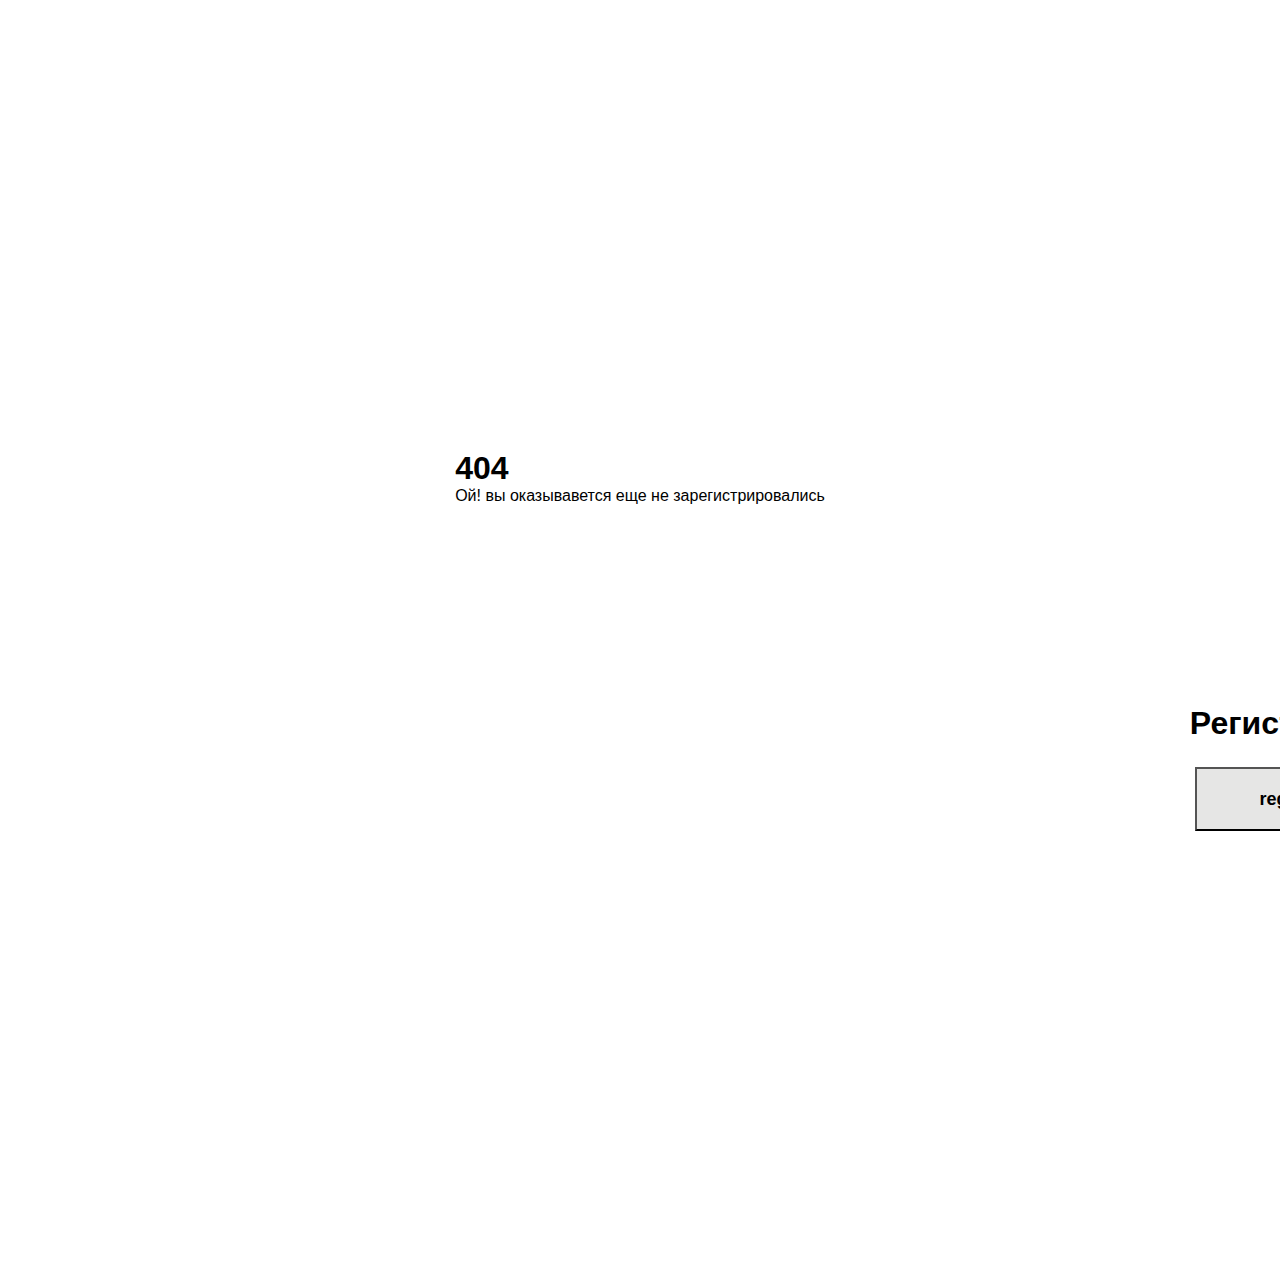
<file: pages/eror404.html>
<!DOCTYPE html>
<html lang="en">

<head>
    <meta charset="UTF-8">
    <meta http-equiv="X-UA-Compatible" content="IE=edge">
    <meta name="viewport" content="width=device-width, initial-scale=1.0">
    <title>Document</title>
    <link rel="stylesheet" href="./eror404.css">
</head>

<body>

    <div class="container">
        <div class="box_text">
            <!-- <div class="box_text_smile"></div> -->
            <h1 class="text_title">404</h1>
            <p class="text">
                Ой! вы оказывавется еще не зарегистрировались
            </p>
        </div>
        <div class="box_h1">
            <h1 class="back">Назад</h1>
            <h1 class="registration">Регистрация</h1>
        </div>
        <div class="box_button">
            <form action="./index.html">
                <button class="button_back">←</button>
            </form>
            <form action="./register.html">
                <button class="register_button">register</button>
            </form>
   
        </div>
    </div>
</body>

</html>
</file>
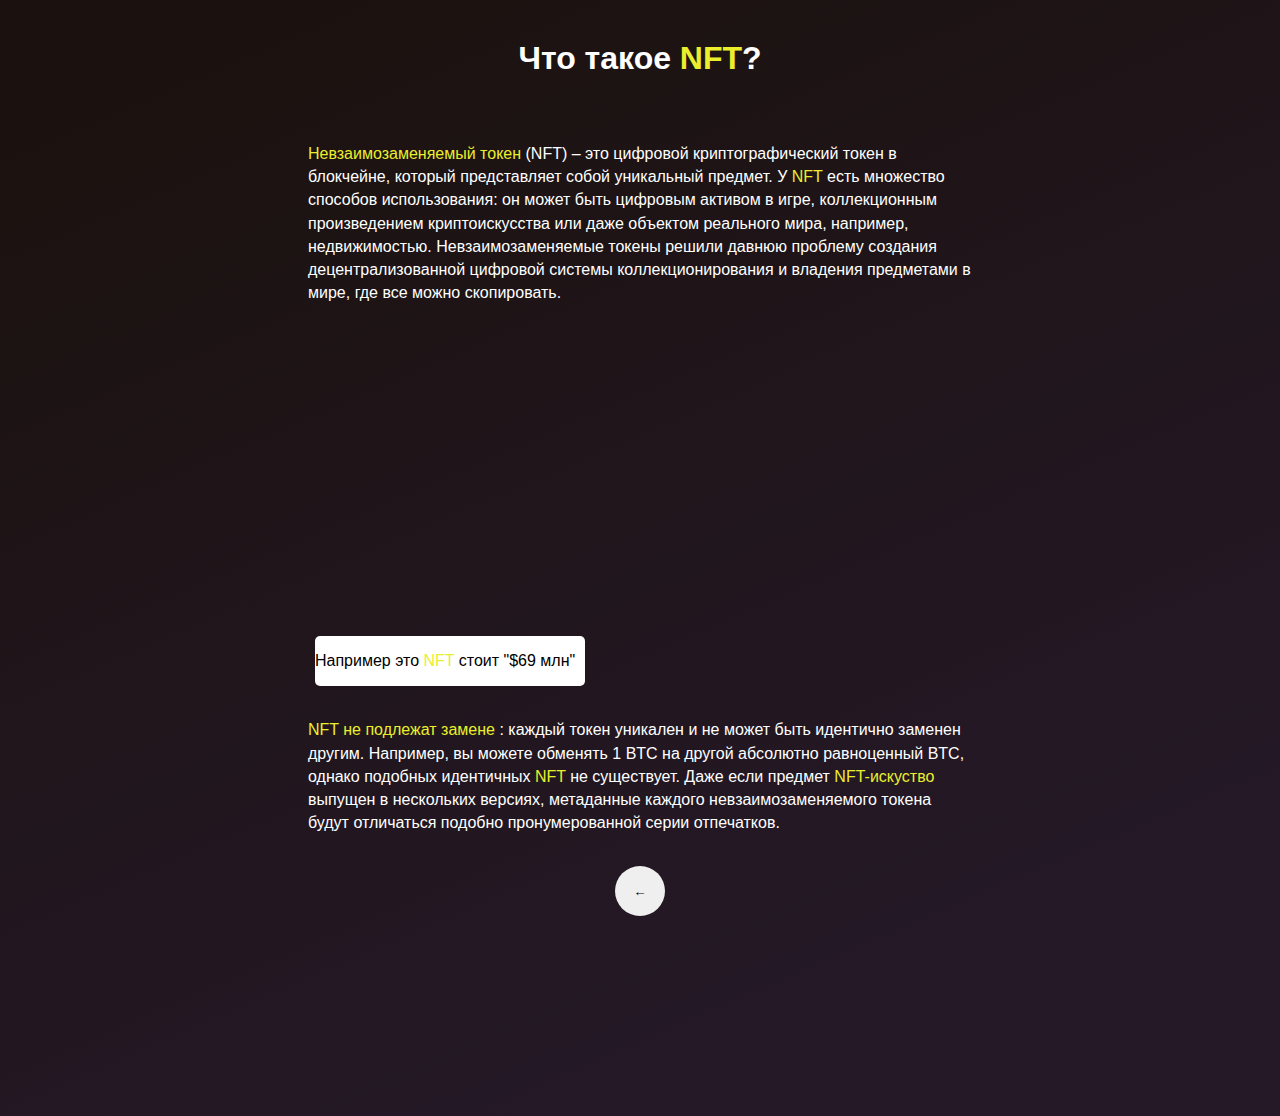
<file: pages/explore.html>
<!DOCTYPE html>
<html lang="en">

<head>
    <meta charset="UTF-8">
    <meta http-equiv="X-UA-Compatible" content="IE=edge">
    <meta name="viewport" content="width=device-width, initial-scale=1.0">
    <title>Document</title>
    <link rel="stylesheet" href="./explore.css">
</head>

<body>
    <header class="header">
        <div class="header_container container">
            <h2 class="header_question">Что такое <span> NFT</span>?</h2>
            <div class="header_box_text"><span>Невзаимозаменяемый токен</span> (NFT) – это цифровой криптографический
                токен в
                блокчейне, который представляет собой уникальный предмет. У <span>NFT</span> есть множество способов
                использования:
                он
                может быть цифровым активом в игре, коллекционным произведением криптоискусства или даже объектом
                реального
                мира, например, недвижимостью. Невзаимозаменяемые токены решили давнюю проблему создания
                децентрализованной
                цифровой системы коллекционирования и владения предметами в мире, где все можно скопировать.</div>
            <div class="header_nft">
                <div class="nft_box_text">
                    <p>
                        Например это <span>NFT</span> стоит "$69 млн"
                    </p>
                </div>
            </div>
            <div class="header_box_text"><span>NFT не подлежат замене</span> : каждый токен уникален и не может быть
                идентично
                заменен другим. Например, вы можете обменять 1 BTC
                на другой абсолютно равноценный BTC, однако подобных идентичных <span>NFT</span> не существует. Даже
                если предмет
                <span>NFT-искуство</span> выпущен в нескольких версиях, метаданные каждого невзаимозаменяемого токена
                будут
                отличаться
                подобно пронумерованной серии отпечатков.
            </div>
            <form action="./index.html">
                <button class="header_back">←</button>
            </form>
        </div>

    </header>
</body>

</html>
</file>
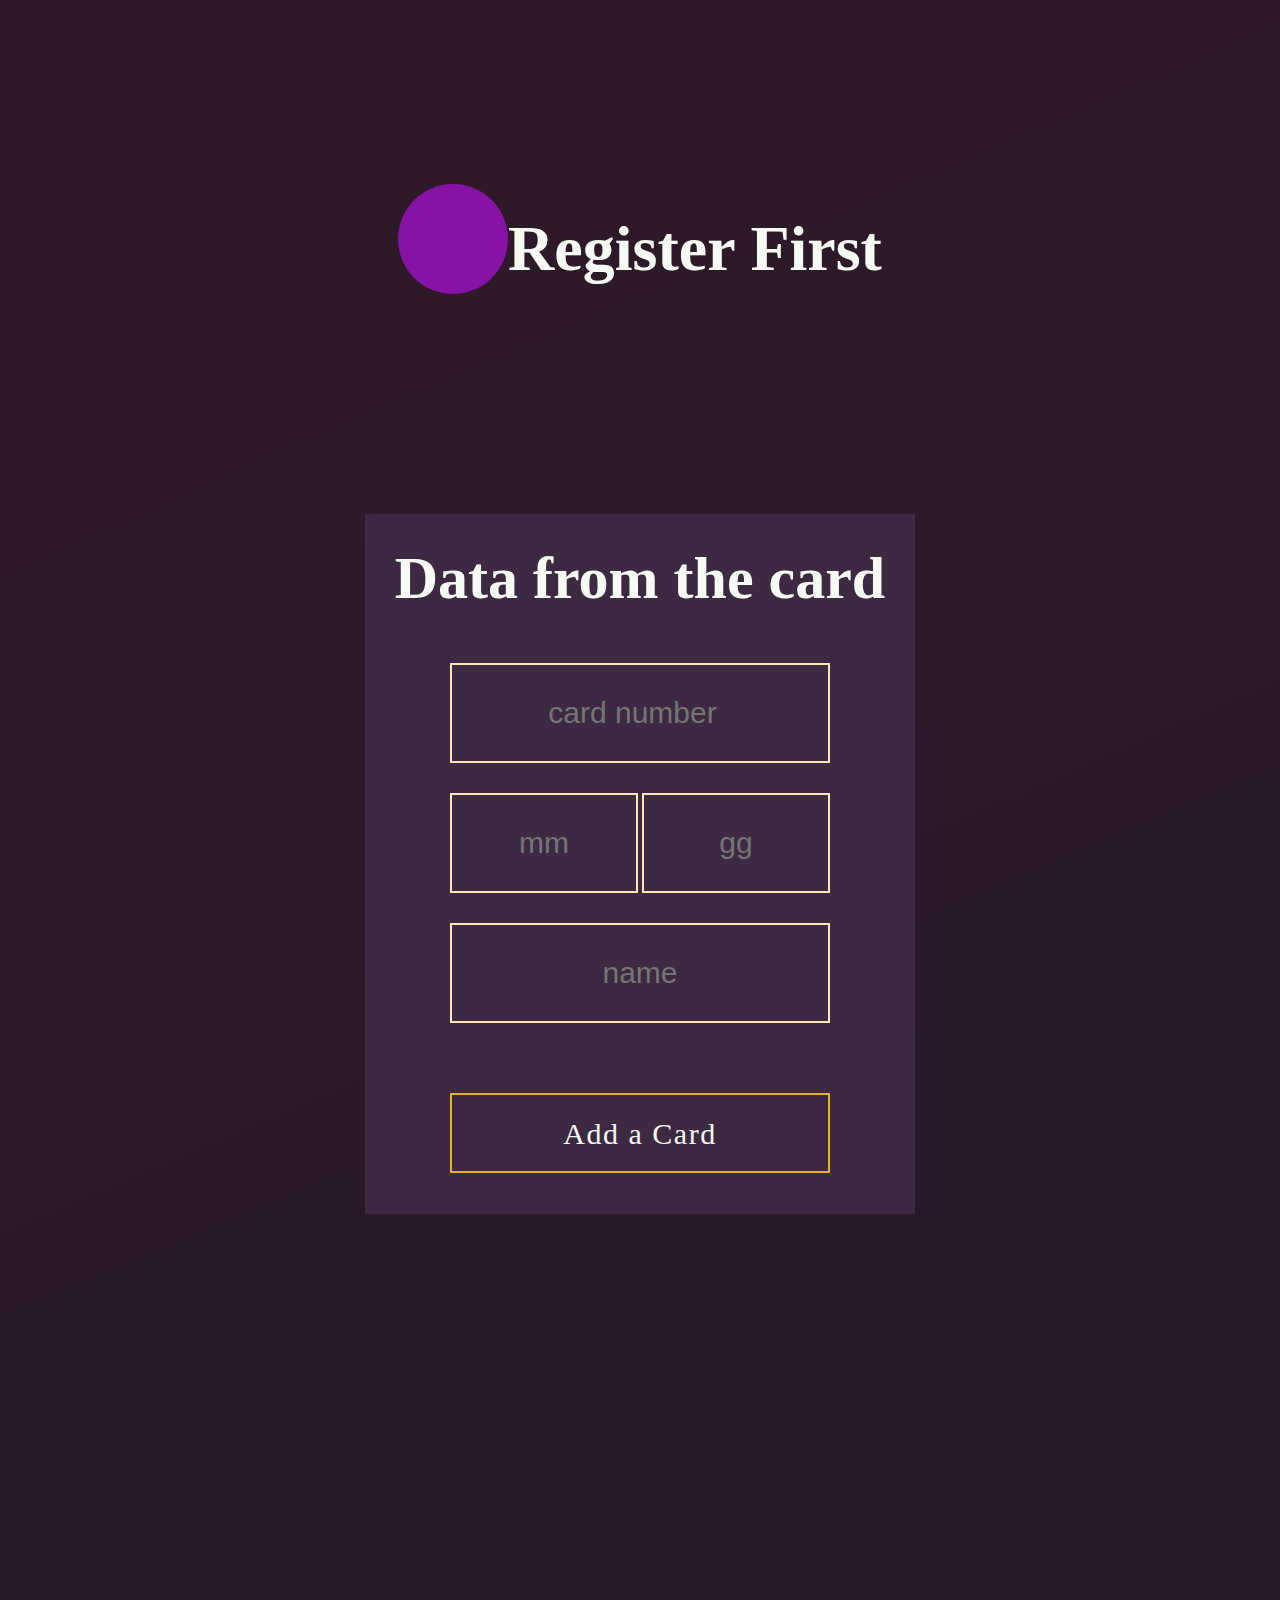
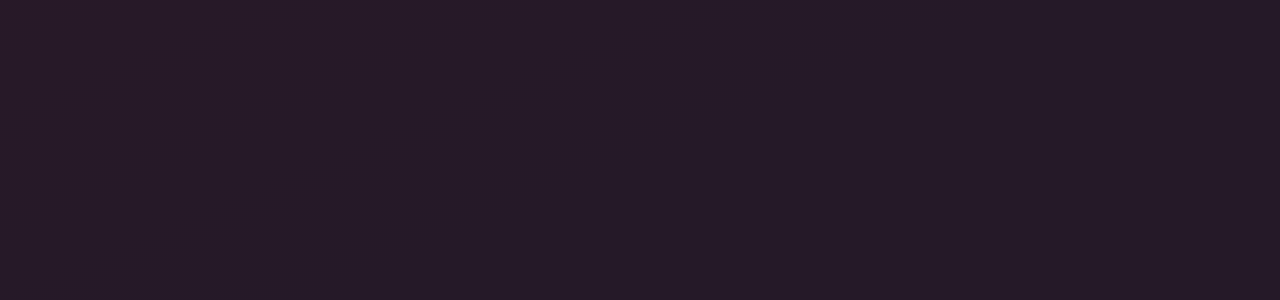
<file: pages/register.html>
<!DOCTYPE html>
<html lang="en">
<head>
    <meta charset="UTF-8">
    <meta name="viewport" content="width=device-width, initial-scale=1.0">
    <title>Document</title>
    <link rel="stylesheet" href="./register.css">
</head>
<body>
    <main>
        <div class="container">
            <section class="register-section">

                <div class="heading">
                    <div class="circle"></div>
                    <h1>Register First</h1>
                </div>
                <div class="carts">
                    <div class="cart">
                        <div class="heading-card">
                            <h1>Data from the card</h1>
                        </div>
                        <div class="inputs">
                                <input id="number" placeholder="card number" type="number">
                                <div class="mm-gg">
                                <input id="mm" placeholder="mm" type="mm">
                                <input id="gg" placeholder="gg" type="gg">
                                </div>
                                <input id="name" placeholder="name" type="name">
                                <div class="register-button">
                                <button class="" id="btn"><p>Add a Card</p></button>
                            </div>
                        </div>
                </div>
                </div>

            </section>
        </div>
    </main>

    <script src="./register.js"></script>
</body>
</html>
</file>
<file: style.css>
* {
    margin: 0;
    padding: 0;
    font-family: 'Work Sans', sans-serif;
    font-family: 'Work Sans', sans-serif;
}

.container {
    max-width: 1601px;
    margin: 0 auto;
    max-width: 100%;
    box-sizing: border-box;
}

.header_container {
    margin: 0 auto;
    max-width: 1601px;
    padding: 38px 0px 0 30px;
}

header {
    background: linear-gradient(336.61deg, #251928 16.25%, rgba(27, 18, 15, 1090) 91.6%);
    height: fit-content;
}

.header_menu {
    display: flex;
    align-items: center;
    justify-content: space-between;
    width: 1367px;
    height: 66px;

}

.nav {
    width: 380px;
    display: flex;
    justify-content: space-between;
    padding-left: 430px;
}

.ul {
    width: 380px;
    display: flex;
    justify-content: space-between;
}

.nav_menu {
    list-style: none;
}

.nav_link_2 {
    text-decoration: none;
    color: #F5FBF2;
    font-size: 18px;
    font-family: 'Work Sans', sans-serif;
    font-weight: 500;
    letter-spacing: 0.36px;
    position: relative;
    z-index: 1;
}




.nav_link {
    color: var(--primary-color, #FFCE4E);
    font-size: 18px;
    font-family: 'Work Sans', sans-serif;
    font-weight: 500;
    letter-spacing: 0.36px;
    text-decoration: underline, #FFCE4E;

}

.header_button {
    color: var(--primary-color, #FFCE4E);
    font-size: 18px;
    font-family: 'Work Sans', sans-serif;
    font-weight: 600;
    border: 1px solid var(--primary-color, #FFCE4E);
    background: rgba(233, 215, 167, 0.10);
    
    position: relative;
    z-index: 1;
    width: 195px;
    height: 64px;
}

.header_burger {
    display: none;
}

#burger {
    position: relative;
    z-index: 100;
    display: none;
}

.burger {
    display: none;
    position: relative;
    z-index: 100;
}

.header_about_us {
    display: flex;
}

.header_about_us_left {

    padding-top: 171px;
}

.about_us_left_text {
    width: 710px;
    height: 390px;
    display: flex;
    padding-bottom: 77px;
}

.text_slogan {
    font-family: system-ui, -apple-system, BlinkMacSystemFont, 'Segoe UI', Roboto, Oxygen, Ubuntu, Cantarell, 'Open Sans', 'Helvetica Neue', sans-serif;
    font-weight: 700;
    font-size: 85px;
    line-height: 130px;
    color: #F5FBF2;
}

.text_span {
    color: #FFCE4E;
}

.about_us_left_button {
    width: 562px;
    display: flex;
    justify-content: space-between;
}

.button {
    width: 257px;
    height: 84px;
    font-weight: 600;
    font-size: 28px;
    line-height: 36px;
}

.button_left {
    color: #000000;
    background: #FFCE4E;
    border: none;
}

.button_right {
    color: #FFFFFF;
    background: rgba(233, 215, 167, 0.1);
    border: 1px solid #FFCE4E;
}

.about_us_left_achivements {
    display: flex;
    align-items: end;
    height: 237px;
}

.about_us_left_achivements_box {
    display: flex;
    justify-content: space-between;
    width: 620px;

}

.number {
    font-weight: 700;
    font-size: 62px;
    line-height: 78px;
    color: #F5FBF2;
    font-family: system-ui, -apple-system, BlinkMacSystemFont, 'Segoe UI', Roboto, Oxygen, Ubuntu, Cantarell, 'Open Sans', 'Helvetica Neue', sans-serif;
}

.achivement_box {
    display: flex;
    justify-content: center;
}

.our_works {
    font-weight: 400;
    font-size: 24px;
    line-height: 35px;
    color: #9B9E9A;
    font-family: 'Work Sans', sans-serif;
}

.about_us_right_cart {
    position: relative;
    left: 115px;
    top: 140px;
    z-index: 1;
}

.about_us_right_blur_efect {
    position: relative;
}

.blur_efect {
    width: 770px;
    height: 1063px;
    background: url(./img/Blurr\ effect.png);
    position: absolute;
    left: 40px;
    bottom: -950px;

}

.about_us_right_cart {
    width: 557px;
    height: 718px;
    background: url(./img/Group\ 36652.png);


}

.cart_heigest {
    width: 512px;
    height: 120px;
    background: url(./img/Rectangle\ 8.png);
}

.heigest_info {
    display: flex;
    justify-content: space-around;
    padding-top: 40px;
}

.info_p {
    color: #E4DEE7;
    font-size: 18px;
    font-family: system-ui, -apple-system, BlinkMacSystemFont, 'Segoe UI', Roboto, Oxygen, Ubuntu, Cantarell, 'Open Sans', 'Helvetica Neue', sans-serif;
    font-weight: 500;
    letter-spacing: 1.44px;
    text-transform: capitalize;
}

.info_h1 {
    color: #FFF;
    font-size: 32px;
    font-family: system-ui, -apple-system, BlinkMacSystemFont, 'Segoe UI', Roboto, Oxygen, Ubuntu, Cantarell, 'Open Sans', 'Helvetica Neue', sans-serif;
    font-weight: 700;
}

.heigest_start {
    padding-top: 470px;
}

.heigest_start_box {
    width: 557px;
    height: 142px;
    background-color: white;
 
    display: flex;
    align-items: center;
    justify-content: space-around;
}



.autor_info_name {
    color: var(--01, #16091B);
    font-size: 28px;
    font-family: system-ui, -apple-system, BlinkMacSystemFont, 'Segoe UI', Roboto, Oxygen, Ubuntu, Cantarell, 'Open Sans', 'Helvetica Neue', sans-serif;
    font-weight: 600;
    letter-spacing: 1.96px;
}

.autor_info_autor_name {
    color: #594D5E;
    font-size: 24px;
    font-family: 'Work Sans', sans-serif;
    line-height: 35.452px;
}

.start_box_button_start {
    width: 205px;
    height: 72px;
    background: var(--primary-color, #FFCE4E);
    backdrop-filter: blur(22.5px);
    border: none;
    color: #000;
    font-size: 24px;
    font-family: 'Work Sans', sans-serif;
    font-weight: 700;
}

.header_scroll_button {
    display: flex;
    justify-content: center;
    position: relative;
}

.scroll_button {
    width: 156px;
    height: 156px;
    border-radius: 100%;
    border: none;
    background: #4F464E73;
    
    position: absolute;
    top: -85px;
    left: 675px;
    z-index: 1;
    display: flex;
    justify-content: space-between;
    align-items: center;

}

.scroll_button>svg path {
    fill: #E4DEE7;
}

.header_clients_logo {
    display: flex;
    justify-content: center;
    padding-bottom: 104px;
}

.clients_logo {
    display: flex;
    width: 1235.662px;
    height: 198px;
    justify-content: center;
    align-items: end;
    gap: 132px;

}


.main-container {
    padding: 0;
}

.section-top {
    background: linear-gradient(336.61deg, #251928 16.25%, rgba(27, 18, 15, 1090) 91.6%);
    height: 1800px;
}







.heading-top>.circle {
    width: 110px;
    height: 110px;
    background: #8613A5;
    border-radius: 50%;
}

.heading-top>h1 {
    font-family: 'Work Sans', sans-serif;

    font-style: normal;
    font-weight: 700;
    font-size: 64px;
    line-height: 130px;
    color: #F5FBF2;
}



.carts-top {
    gap: 40px;
    padding-top: 300px;
    display: flex;
    justify-content: center;
}

.cart-top {
    width: 495px;
    height: 691px;
    background: #3D2942;
}

.cart-top>.img {
    padding: 32px;
}

.profile-top {
    display: flex;
    padding-left: 32px;
}

.virtual-art {
    padding-left: 20px;
}

.virtual-art>h1 {

    font-style: normal;
    font-weight: 500;
    font-size: 28px;
    color: #F5FBF2;
}

.virtual-art>p {
    font-style: normal;
    font-weight: 400;
    font-size: 20px;
    color: #BDAAC1;
}

.like-p {
    position: relative;
    left: 38%;
    top: 8px;


    font-style: normal;
    font-weight: 400;
    font-size: 32px;
    line-height: 35px;
    color: #76607A;
}

.like-svg {
    position: relative;
    left: 36%;
    top: 13px;
}

.current-bid {
    display: flex;
    gap: 225px;
    padding: 28px 0 0 32px;
}

.current-bid>p {

    font-style: normal;
    font-weight: 400;
    font-size: 24px;
    line-height: 35px;
    color: #C6BFC8;
}

.current-bid>h1 {
    font-family: 'Work Sans', sans-serif;

    font-style: normal;
    font-weight: 700;
    font-size: 24px;
    line-height: 35px;
    color: #F5FBF2;
}

.place-bid {
    display: flex;
    justify-content: center;
    padding-top: 40px;
}

.place-bid>form>button {
    width: 431px;
    height: 78px;
    background: rgba(233, 215, 167, 0.1);
    border: 1px solid #FDE8B3;
}

.place-bid>form>button>p {

    font-style: normal;
    font-weight: 500;
    font-size: 24px;
    line-height: 35px;
    letter-spacing: 0.05em;

    color: #FFFFFF;
    display: flex;
    justify-content: center;
    align-items: center;
}

.cart-box {
    position: relative;
    bottom: 337.8px;
    left: 32px;
    background: linear-gradient(125.33deg, #8613A5 18.61%, rgba(250, 250, 250, 0.65) 137.4%);
    opacity: 0.95;
    box-shadow: 0px 4px 30px rgba(0, 0, 0, 0.12);
    backdrop-filter: blur(22.5px);
    width: 194px;
    height: 66px;
    display: flex;
    justify-content: center;
    align-items: center;
}

.cart-box>p {

    font-style: normal;
    font-weight: 600;
    font-size: 24px;
    line-height: 35px;
    letter-spacing: 0.02em;
    color: #F5FBF2;
}

.view-all {
    display: flex;
    justify-content: center;
    padding-top: 184px;
}

.view-all>form>button {
    width: 257px;
    height: 84px;
    background: linear-gradient(336.61deg, #251928 16.25%, rgba(37, 25, 40, 1090) 91.6%);
    border: 1px solid #FFCE4E;
}

.view-all>form>button>p {
    font-style: normal;
    font-weight: 500;
    font-size: 30px;
    line-height: 35px;
    letter-spacing: 0.05em;
    color: #F5FBF2;
    text-decoration: none;
}



.popular-collections-section {
    background: linear-gradient(336.61deg, #251928 16.25%, rgba(47, 25, 40, 1090) 91.6%);
    height: 1700px;
}

.how-it-works {
    display: flex;
    justify-content: center;
}

.how-it-works>h1 {
    font-family: 'Work Sans', sans-serif;

    font-style: normal;
    font-weight: 700;
    font-size: 64px;
    line-height: 130px;

    padding-top: 185px;
    color: #F5FBF2;
}

.svg-in-circle {
    background: #372839;
    border-radius: 50%;
    width: 106px;
    height: 106px;
    display: flex;
    justify-content: center;
    justify-content: space-evenly;
    align-items: center;
}

.how-it-works-svgs-parent {
    display: flex;
    justify-content: center;
}

.how-it-works-svgs {
    display: flex;
    justify-content: center;
    justify-content: space-evenly;
    align-items: center;
    padding-top: 74px;
    width: 1337px;
}

.how-it-works-a-parent {

    display: flex;
    justify-content: center;
}

.how-it-works-a {
    display: flex;
    justify-content: center;
    justify-content: space-around;

    column-gap: 175px;
}

.how-it-works-a>a {
    
        font-family: 'Work Sans', sans-serif;

    font-style: normal;
    font-weight: 700;
    font-size: 24px;
    line-height: 130px;

    color: #FFCE4E;
    text-decoration: none;
}

.heading_top_h1_box {
    display: flex;
    align-items: center;
    justify-content: center;
}


.circle_1 {
    background: #E03054;
    width: 110px;
    height: 110px;
    flex-shrink: 0;
    border-radius: 50%;
}

.cards-center {
    display: flex;
    justify-content: center;
    padding-top: 110px;
    column-gap: 25px;
}

.card {
    background: #3D2942;
    width: 525px;
    height: 432px;
}

.card>img {
    padding: 36px;
}

.ellipse {
    display: flex;
    align-items: center;
    justify-content: space-between;
    padding: 0 36px;
}

.ellipse>h1 {

    font-style: normal;
    font-weight: 500;
    font-size: 28px;
    color: #F5FBF2;
}

.ellipse>p {

    font-style: normal;
    font-weight: 400;
    font-size: 20px;
    color: #BDAAC1;
}



.explore-by-categories-section {
    background: linear-gradient(336.61deg, #251928 16.25%, rgba(27, 18, 15, 1090) 91.6%);
    height: 1446px;
}

.explore-by-categories-heading {
    display: flex;
    justify-content: center;
    padding-top: 80px;
    padding: 80px 00px 0 50px;
    align-items: center;
}

.explore-by-categories-heading>.circle {
    background: #8613A5;
    border-radius: 50%;
    width: 110px;
    height: 110px;
}

.explore-by-categories-heading>h1 {
    font-family: 'Work Sans', sans-serif;

    font-style: normal;
    font-weight: 700;
    font-size: 64px;
    line-height: 130px;
    color: #F5FBF2;
}

.carts-bottom {
    display: flex;
    justify-content: center;
    padding-top: 84px;
    gap: 42px;
}



.top-creators-section {
    background: linear-gradient(336.61deg, #251928 16.25%, rgba(47, 25, 40, 1090) 91.6%);
    height: 900px;
}

.top-creators-heading {
    display: flex;
    justify-content: center;
    padding-top: 114px;
    align-items: center;
}

.top-creators-heading>.circle {
    background: #E03054;
    width: 110px;
    height: 110px;
    border-radius: 50%;
    font-family: 'Work Sans', sans-serif;

    font-style: normal;
    font-weight: 700;
    font-size: 64px;
    line-height: 130px;
    color: #F5FBF2;
}

.top-creators-heading>h1 {
    font-family: 'Work Sans', sans-serif;

    font-style: normal;
    font-weight: 700;
    font-size: 64px;
    line-height: 130px;
    color: #F5FBF2;
}

.profile-carts-top {
    display: flex;
    justify-content: center;
    padding-top: 80px;
    column-gap: 72px;
}

.profile-carts-bottom {
    display: flex;
    justify-content: center;
    padding-top: 56px;
    column-gap: 72px;
}

.heading_top_h1_box {
    padding-top: 174px;
    color: #F5FBF2;
    text-align: center;
    font-family: 'Work Sans', sans-serif;
    font-size: 36px;
    font-style: normal;
    font-weight: 700;
    line-height: normal;
}

.how-it-works_h1 {
    color: #F5FBF2;
    text-align: center;
    font-family: 'Work Sans', sans-serif;
    font-size: 36px;
    font-style: normal;
    font-weight: 700;
    line-height: normal;
    padding-top: 174px;
}

.profile-cart {
    background: #302034;
    box-shadow: inset 2px 0px 0px #E03054;
    width: 608px;
    height: 156px;
}

.profile-img>img {
    width: 104px;
    height: 104px;
    border-radius: 50%;
}

.profile-img {
    padding: 26px;
    display: flex;
    align-items: center;
}

.profile-img>.wzard-dee>h1 {
    font-family: 'Work Sans', sans-serif;

    font-size: 32px;
    font-weight: 600;
    line-height: 35px;
    letter-spacing: 0.05em;
    text-align: left;
    padding-left: 24px;
    color: #F5FBF2;
}

.profile-img>.wzard-dee>p {

    font-size: 24px;
    font-weight: 500;
    line-height: 36px;
    letter-spacing: 0em;
    text-align: left;
    padding-left: 24px;
    color: #BDAAC1;

}

.profile-cart>img {
    width: 104px;
    height: 104px;
    border-radius: 50%;
    padding: 26px;
}

.items {
    position: relative;
    padding-right: 54px;
    bottom: 110px;
    text-align: end;
}

.items>h1 {
    font-family: 'Work Sans', sans-serif;

    font-size: 32px;
    font-weight: 700;
    line-height: 35px;
    letter-spacing: 0.05em;
    color: #F5FBF2;
}

.items>p {

    font-size: 24px;
    font-weight: 500;
    line-height: 36px;
    letter-spacing: 0em;
    ;
    color: #908294;
}

.arrow {
    width: 3px;
    height: 100px;
    background: #49374E;
    position: relative;
    left: 75%;
    bottom: 190px;
}

.info-gmail-section {
    background: linear-gradient(336.61deg, #251928 16.25%, rgba(27, 18, 15, 1090) 91.6%);
}
section{
    box-shadow: 5px black;
}
#cart {
    height: 600px;
}

.info-gmail-section-bgc {

    background-size: 100% 600px;
    background-image: url(./img/Pattern.png);
    height: 600px;
}

.heading-info {
    font-family: 'Work Sans', sans-serif;

    font-size: 64px;
    font-weight: 700;
    line-height: 130px;
    letter-spacing: 0em;
    text-align: center;
    color: #F5FBF2;
    padding-top: 117px;
}

.info-gmail {
    display: flex;
    justify-content: center;
    padding-top: 25px;
}

.info-gmail_input>input {
    width: 680px;
    height: 100px;
    background: linear-gradient(336.61deg, #251928 16.25%, rgba(27, 18, 15, 1090) 91.6%);
    border: 2px solid #E7B226;

    font-size: 24px;
    font-weight: 400;
    line-height: 35px;
    letter-spacing: 0em;
    text-align: center;
    color: #A48EA9;
}

.info-gmail>button {
    width: 244px;
    height: 100px;
    background: #E7B226;
    border: 2px solid #E7B226;
    color: #251928;
}

.info-gmail>button>a {

    font-size: 24px;
    font-weight: 700;
    line-height: 35px;
    letter-spacing: 0em;
    text-decoration: none;
    color: #251928;
}

.footer {
    width: 100%;
    background-repeat: no-repeat;
    background-size: cover;
    background-position: center;
    height: auto;
    background: linear-gradient(336.61deg, #251928 16.25%, rgba(27, 18, 15, 1090) 91.6%);
    padding-bottom: 204px;
}

.footer_container {
    display: flex;
    max-width: 1601px;
    margin: 0 auto;
    padding: 115px 0 0 0px;

}



.footer_logo {
    display: flex;
    width: 194px;
    height: 194px;
    justify-content: center;
    align-items: center;
    flex-shrink: 0;
}

.footer_box_info {
    display: flex;
    width: 391px;
    height: 92px;
    flex-direction: column;
    flex-shrink: 0;

    padding: 0 0 52px 51px;
}

.box_info_text {
    color: #96839B;
    font-size: 20px;
    font-family: 'Work Sans', sans-serif;
    font-style: normal;
    font-weight: 500;
    line-height: 36px;
}

.footer_box_info_social_network {
    padding-top: 52px;
    width: 226px;
    height: 45px;
    display: flex;
    align-items: center;
    justify-content: space-between;
}

.social_network_svg path {
    fill: white;
}

.social_network_svg path:hover {
    fill: #D53D5C;
}

.box_info_legal_text {
    padding-top: 54px;
}

.legal_text {
    color: #96839B;
    font-size: 20px;
    font-family: 'Work Sans', sans-serif;
    font-style: normal;
    font-weight: 400;
    line-height: 36px;
}


.footer_about_us_support {
    padding: 18px 0 0 198px;
    width: 508px;
    display: flex;
    justify-content: space-between;
}

.title {
    color: #F5FBF2;
    font-size: 24px;
    font-family: 'Work Sans', sans-serif;
    font-style: normal;
    font-weight: 700;
    line-height: 35.452px;
}

.links {
    text-decoration: none;
    color: #96839B;
    font-size: 20px;
    font-family: 'Work Sans', sans-serif;
    font-style: normal;
    font-weight: 500;
    line-height: 50.5px;
    display: block;
    padding-top: 1px;
}

.section_how_it_works_adaptive {
    display: none;
}

.footer_box_info_social_network_adaptive {
    display: none;
}

.img_giga_chad {
    padding: 36px;
}

@media (max-width: 1550px) {
    .carts-top {
        flex-wrap: wrap;
        padding-top: 50px;
    }

    .section-top {
        height: auto;
        padding-bottom: 50px;
    }

    .view-all {
        padding-top: 50px;
    }

    .cards-center {
        flex-wrap: wrap;
    }

    .popular-collections-section {
  
        padding-bottom: 450px;
    }

    .card {
        margin-top: 25px;
    }

    .carts-bottom {
        flex-wrap: wrap;
    }

    .explore-by-categories-section {
        height: 1700px;
    }

    .blur_efect {
        display: none;
    }

    .nav {
        padding-left: 0;
    }

    .header_menu {
        width: 90%;
    }

    .about_us_right_cart {
        position: static;
    }

    .header_about_us_right {
        padding-top: 100px;
        padding-left: 100px;
    }

    .scroll_button {
        display: none;
    }

    .about_us_left_achivements {
        height: 160px;
    }

    .about_us_left_text {
        width: 600px;
    }

    .how-it-works-svgs {
        width: auto;
    }

    .how-it-works-a {
        column-gap: 50px;
    }

    .header_about_us_left {
        padding-top: 50px;
    }

    .footer_about_us_support {
        padding: 18px 0 0 100px;
    }
}

@media (max-width: 1300px) {
    .header_about_us_right {
        padding-left: 1px;
    }

    .about_us_left_achivements_box {
        display: flex;
        justify-content: space-between;
        width: 560px;
    }

    .clients_logo {
        gap: 80px;
    }
}

@media (max-width: 1200px) {
    .container {
        max-width: 970px;

        margin: 0 0;
    }

    .header_container {
        padding: 30px 0 0 15px;
    }

    .main-container {
        max-width: none;
    }

    .about_us_left_text {
        width: 526px;
    }

    .header_about_us_right {
        padding-top: 80px;
        padding-left: 20px;
    }

    .about_us_right_cart {
        position: static;
        width: 90%;
    }

    .heigest_start_box {
        width: 90%;
    }

    .header_about_us_left {
        padding-top: 50px;
    }

    .scroll_button {
        display: none;
    }

    .blur_efect {
        display: none;
    }

    .nav {
        padding-left: 0;
    }

    .header_menu {
        width: 100%;
    }

    .about_us_left_achivements {
        height: 180px;
        width: 555px;
    }

    .about_us_left_button {
        width: 540px;
    }

    .carts-top {
        flex-wrap: wrap;
        padding-top: 80px;
    }

    .heading_top_h1_box {
        padding-top: 100px;
    }

    .clients_logo {
        height: 164px;
        padding-left: 150px;
        gap: 80px;
        flex-wrap: wrap;
        padding-top: 30px;
    }

    .section-top {
        height: auto;
        padding-bottom: 20px;
    }

    .view-all {
        padding-top: 50px;
    }

    .how-it-works-svgs {
        width: auto;
    }

    .how-it-works-a {
        column-gap: 50px;
    }

    .footer_about_us_support {
        padding: 18px 0 0 20px;
    }


    .cart_heigest {
        background: none;
    }

    .explore-by-categories-section {
        height: auto;
        padding-bottom: 20px;
    }
}

@media (max-width: 1075px) {
    .popular-collections-section {
        padding-bottom: 20px;
        height: auto;
    }

    .header_about_us {
        align-items: center;
        justify-content: center;

    }

    .header_container {
        padding: 30px 0 0 30px;
    }

    .header_about_us_left {
        padding-left: 100px;
    }

    .text_slogan {
        font-size: 75px;
    }

    .button {
        width: 212px;
    }

    .about_us_left_button {
        width: 450px;
    }

    .number {
        font-size: 50px;
    }

    .about_us_left_achivements_box {
        width: 440px;
    }

    .header_about_us_right {
        padding-left: 0px;
    }

    .header_about_us_left_bgc {
        width: 500px;
    }
}

@media (max-width: 1000px) {
    .container {
        max-width: none;
    }

    #burger:checked+label+nav {
        display: block;
        animation: show 3s ease;
    }

    .burger {
        display: block;
        position: absolute;

        top: 55px;
        right: 20px;
    }

    .header_menu {
        justify-content: space-between;
        width: 900px;
    }

    .nav {
        display: none;

    }

    .header_button {
        display: none;
    }

    .header_about_us_left {
        padding-top: 63px;
        padding-left: 68px;
    }

    .about_us_right_cart {
        position: static;

        height: 470px;
        width: 80%;

        background-position: center;
    }

    .heigest_info {
        width: 80%;
    }

    .heigest_start_box {
        width: 80%;
    }

    .heigest_start {
        padding-top: 225px;
    }

    .carts-bottom {
        display: flex;
        flex-wrap: wrap;

    }

    .cart-top {
        width: 343px;
        height: 600px;
        background: #3D2942;
    }

    .scroll_button {
        display: none;
    }

    .button_left {
        width: 155px;
        height: 54px;
        color: var(--01, #16091B);
        font-family: 'Work Sans', sans-serif;
        font-size: 18px;
        font-style: normal;
        font-weight: 600;
        line-height: normal;
        letter-spacing: 0.9px;
    }

    .button_right {
        width: 155px;
        height: 54px;
        color: white;
        font-family: 'Work Sans', sans-serif;
        font-size: 18px;
        font-style: normal;
        font-weight: 600;
        line-height: normal;
        letter-spacing: 0.9px;
    }

    .text_slogan {
        color: #F5FBF2;
        text-align: center;
        font-family: 'Work Sans', sans-serif;
        font-size: 42px;
        font-style: normal;
        font-weight: 700;
        line-height: 63px
    }

    .text_span {
        color: var(--primary-color, #FFCE4E);
        text-align: center;

        font-family: 'Work Sans', sans-serif;
        font-size: 42px;
        font-style: normal;
        font-weight: 700;
        line-height: 63px;

    }

    .about_us_left_text {
        width: 342px;
        height: 191px;
        padding: 30px 17px 0 16px;
    }

    .about_us_left_button {
        width: 330px;
        padding: 78px 22px 0 30px;
    }

    .about_us_left_achivements_box {
        width: 375px;
    }

    .header_about_us_left_bgc {
        width: 380px;
    }

    .clients_logo {
        padding-left: 0px;
    }

    .img>img {
        width: 280px;
        height: 280px;
    }

    .current-bid {
        gap: 136px;
    }

    .profile-top {
        width: 200px;
        justify-content: space-between;
        align-items: center;
    }

    .virtual-art>p {
        font-size: 14px;
    }

    .virtual-art>h1 {
        font-size: 15px;
    }

    .current-bid>p {
        font-size: 15px;
    }

    .place-bid>form>button {
        width: 300px;
    }

    .section_how_it_works_adaptive {
        display: flex;
        flex-direction: column;
        align-items: center;
    }

    .how_it_works_adaptive_text {
        color: var(--primary-color, #FFCE4E);
        font-family: 'Work Sans', sans-serif;
        font-size: 24px;
        font-style: normal;
        font-weight: 600;
        line-height: normal;
        text-transform: capitalize;
        padding-top: 24px;
    }

    .how_it_works_adaptive_arrow {
        padding-top: 24px;
    }

    .how_it_works_adaptive_circle {
        padding-top: 46px;
    }

    .how-it-works_h1 {
        padding-top: 100px;
    }

    .how_it_works {
        display: none;
    }

    .img_giga_chad>img {
        width: 280px;
        height: 280px;
    }

    #cart {
        height: 500px;
    }

    .virtual-art>h1 {
        font-size: 14px;
    }

    .virtual-art>p {
        font-size: 14px;
    }

    .footer_box_info {
        display: flex;
        width: 273px;
        height: 92px;
        flex-direction: column;
        flex-shrink: 0;

        padding: 0 0 52px 51px;
    }

    .profile-cart {
        width: 343px;
        height: 102px;
        display: flex;
        justify-content: center;
        margin-bottom: 24px;
    }

    .arrow {
        width: 3px;
        height: 60px;
        background: #49374E;
        position: relative;
        left: -75px;
        bottom: -24px;
    }

    .profile-img>img {
        width: 55px;
        height: 54px;
        border-radius: 50%;
    }

    .profile-img>.wzard-dee>h1 {
        color: #F5FBF2;
        font-family: 'Work Sans', sans-serif;
        font-size: 20px;
        font-style: normal;
        font-weight: 600;
        line-height: 35.452px;
    }

    .profile-img>.wzard-dee>p {
        color: #BDAAC1;
        font-family: 'Work Sans', sans-serif;
        font-size: 14px;
        font-style: normal;
        font-weight: 400;
        line-height: 35.452px;
    }

    .items {
        position: relative;
        padding-right: 1px;
        bottom: -20px;
        text-align: center;
    }
    .info-gmail_input>input {
        width: 343px;
        height: 64px;
    }
    .info-gmail {
        display: flex;
        flex-direction: column;
        align-items: center;
        row-gap: 34px;
        padding-bottom: 74px;
    }
    .top-creators-section{
        height: auto;
        padding-bottom: 20px;
    }
}

@media (max-width: 800px) {
    .container {
        max-width: none;

    }
   
    .about_us_left_button {
        width: 330px;

    }
    .header_about_us_right {
        display: block;
        box-sizing: border-box;
        padding: 0;
        padding-right: 50px;
    }

    .header_about_us {
        display: flex;
        flex-direction: column;
    }

    .header_about_us_right {
        display: flex;
        align-items: center;
    }

    .about_us_right_cart {
        position: static;
        width: 290px;
        height: 300px;

        margin-left: 30px;
        background-repeat: no-repeat;
        background-size: cover;
        background-position: center;
    }

    .blur_efect {
        width: 375px;
        height: 501px;
        display: none;
    }

    .header_about_us_left_bgc {
        background: none;

    }

    .clients_logo {
        display: flex;
        flex-wrap: wrap;
        width: 100%;
        height: 92px;

        flex-shrink: 0;
        padding-top: 120px;
        padding-left: 0;
        gap: 60px;
    }

    .logo_block_chain {
        width: 155px;
        height: 12px;
        flex-shrink: 0;
    }

    .logo_1 {
        height: 21px;
    }

    .cart_heigest {
        width: 247px;
        height: 100px;

    }

    .heigest_info {
        width: 220px;
        display: flex;
        justify-content: space-between;
        padding-left: 50px;
        border-radius: 5px;
    }

    .info_h1 {
        color: #FFF;
        font-family: 'Work Sans', sans-serif;
        font-size: 22px;
        font-style: normal;
        font-weight: 700;
        line-height: normal;
    }

    .info_p {

        width: 99px;
        height: 24px;
        color: #E4DEE7;
        font-family: 'Work Sans', sans-serif;
        font-size: 16px;
        font-style: normal;
        font-weight: 500;
        line-height: normal;
        letter-spacing: 1.28px;
        text-transform: capitalize;
    }

   

    .heigest_start {
        padding-top: 190px;
    }

    .heigest_start_box {
        width: 290px;
        height: 82px;
    }

    .autor_info_name {
        color: var(--01, #16091B);
        font-family: 'Work Sans', sans-serif;
        font-size: 18px;
        font-style: normal;
        font-weight: 600;
        line-height: normal;
        letter-spacing: 1.26px;
    }

    .autor_info_autor_name {
        color: #594D5E;
        font-family: 'Work Sans', sans-serif;
        font-size: 14px;
        font-style: normal;
        font-weight: 400;
        line-height: 35.452px;

    }

    .start_box_button_start {
        width: 121px;
        height: 42px;
        display: flex;
        flex-direction: column;
        align-items: center;
        justify-content: center;
        flex-shrink: 0;
        font-family: 'Work Sans', sans-serif;
        color: #000;
        font-size: 16px;
        font-style: normal;
        font-weight: 600;
        line-height: normal;
    }


    .number {
        color: #F5FBF2;

        font-family: 'Work Sans', sans-serif;
        font-size: 36px;
        font-style: normal;
        font-weight: 700;
        line-height: normal;
    }

    .our_works {
        color: #9B9E9A;
        font-family: 'Work Sans', sans-serif;
        font-size: 16px;
        font-style: normal;
        font-weight: 400;
        line-height: 35.452px;

    }

    .header_about_us_left {
        padding-left: 0px;
    }
    .about_us_left_achivements_box {
        width: 341px;
        height: 71px;
        flex-shrink: 0;
        padding: 0 33px;
    }
    .about_us_left_achivements{
        height: 110px;
    }

    .header_nav {
        display: flex;
        align-items: center;
    }

    .burger {

        margin-right: 10px;
        display: flex;
        justify-content: flex-start;
    }

    #burger:checked+label+nav {
        display: block;
        animation: show 3s ease;
    }

    .nav {
        padding-left: 200px;

    }

    .ul {
        display: flex;
        flex-direction: column;
    }

    .menu {
        color: white;
        text-decoration: none;
    }

    .heading_top_h1_box>h1 {
        color: #F5FBF2;
        text-align: left;
        font-family: 'Work Sans', sans-serif;
        font-size: 36px;
        font-style: normal;
        font-weight: 700;
        line-height: normal;
    }

    .heading_top_h1_box {
        display: flex;
        align-items: center;
        justify-content: center;

        padding: 76px 0 0 45px;
    }

    .top-creators-section {
        height: 800px;
    }

    .heading-top {

        padding-top: 54px;

    }

    .carts-top {
        justify-content: center;
        flex-wrap: wrap;
        padding-top: 48px;
    }

    .cart-top>.img {

        flex-shrink: 0;

        padding: 0;
    }

    .img>img {
        width: 280px;

        flex-shrink: 0;
        padding: 32px;
    }

    .cart-box {
        width: 158px;
        height: 50px;
        flex-shrink: 0;
        position: relative;
        bottom: 314px;
    }

    .cart-box>p {
        color: #F5FBF2;
        font-family: 'Work Sans', sans-serif;
        font-size: 18px;
        font-style: normal;
        font-weight: 600;
        line-height: 35.452px;

    }

    .virtual-art>h1 {
        color: #F5FBF2;
        font-family: 'Work Sans', sans-serif;
        font-size: 18px;
        font-style: normal;
        font-weight: 600;
        line-height: 35.452px;
    }

    .virtual-art>p {
        color: #BDAAC1;
        font-family: 'Work Sans', sans-serif;
        font-size: 14px;
        font-style: normal;
        font-weight: 400;
        line-height: 35.452px;
    }

    .like-p {
        position: relative;
        left: 30px;
        font-family: 'Work Sans', sans-serif;

    }

    .like-svg {
        position: relative;
        left: 99px;
        top: 11px;
    }

    .profile-top>img {
        width: 42px;
        height: 42px;
        flex-shrink: 0;
    }

    .current-bid {
        gap: 70px;
    }

    .current-bid>p {
        color: #C6BFC8;
        font-family: 'Work Sans', sans-serif;
        font-size: 20px;
        font-style: normal;
        font-weight: 400;
        line-height: 35.452px;
    }

    .current-bid>h1 {
        color: #F5FBF2;
        font-family: 'Work Sans', sans-serif;
        font-size: 24px;
        font-style: normal;
        font-weight: 700;
        line-height: 35.452px;
    }

    .cart-top {
        width: 343px;
        height: 616px;
        flex-shrink: 0;
        padding-bottom: 20px;
    }

    .section-top {
        height: auto;
        padding-bottom: 20px;
    }

    .profile-top {
        width: 215px;
        justify-content: space-between;
        align-items: center;
    }



    .view-all>form>button {
        width: 187px;
        height: 54px;

    }

    .view-all {
        padding-top: 60px;
    }

    .view-all>form>button>p {
        color: #F5FBF2;
        font-family: 'Work Sans', sans-serif;
        font-size: 18px;
        font-style: normal;
        font-weight: 600;
        line-height: 35.452px;
    }

    .how_it_works {
        display: none;
    }

    .how-it-works_h1>h1 {
        color: #F5FBF2;
        text-align: center;
        font-family: 'Work Sans', sans-serif;

        font-size: 36px;
        font-style: normal;
        font-weight: 700;
        line-height: normal;

    }

    .section_how_it_works_adaptive {
        display: flex;
        flex-direction: column;
        align-items: center;
    }

    .adaptive_circle {
        border-radius: 100%;
        background-color: #372839;
        width: 72px;
        height: 72px;
        display: flex;
        align-items: center;
        justify-content: center;
    }

    .how_it_works_adaptive_circle {
        padding-top: 46px;
    }

    .how_it_works_adaptive_text {
        color: var(--primary-color, #FFCE4E);
        font-family: 'Work Sans', sans-serif;
        font-size: 24px;
        font-style: normal;
        font-weight: 600;
        line-height: normal;
        text-transform: capitalize;
        padding-top: 24px;
    }

    .how_it_works_adaptive_arrow {
        padding-top: 24px;
    }

    .place-bid>form>button {
        width: 271px;
        height: 54px;
        flex-shrink: 0;
        display: flex;
        align-items: center;
        justify-content: center;
    }

    .place-bid>form>button>p {
        font-family: 'Work Sans', sans-serif;
        display: flex;
        width: 118px;
        height: 27px;
        align-items: center;
        justify-content: center;
        flex-shrink: 0;
        color: #FFF;
        font-size: 20px;
        font-style: normal;
        font-weight: 500;
        line-height: 35.452px;
        letter-spacing: 1px;
    }

    .circle_1 {
        width: 84px;
        height: 84px;
        flex-shrink: 0;
    }

    .card {
        width: 343px;
        height: 277px;
        flex-shrink: 0;
    }

    .cards-center {
        display: flex;
        flex-wrap: wrap;
        padding-top: 52px;
        row-gap: 24px;
    }

    .card>img {
        width: 303px;
        height: 178px;
        padding: 20px;
    }

    .popular-collections-section {
        height: auto;
        padding-bottom: 20px;
    }

    .ellipse>img {
        width: 41.849px;
        height: 42px;
        flex-shrink: 0;
    }

    .ellipse>h1 {
        color: #F5FBF2;
        font-family: 'Work Sans', sans-serif;

        font-size: 20px;
        font-style: normal;
        font-weight: 600;
        line-height: 35.452px;

    }

    .ellipse>p {
        color: #C2B5C6;
        font-family: 'Work Sans', sans-serif;

        font-size: 16px;
        font-style: normal;
        font-weight: 600;
        line-height: 35.452px;

    }

    .explore-by-categories-heading>.circle {
        width: 72px;
        height: 72px;
        flex-shrink: 0;
    }

    .explore-by-categories-heading>h1 {
        color: #F5FBF2;
        font-family: 'Work Sans', sans-serif;
        font-size: 36px;
        font-style: normal;
        font-weight: 700;
        line-height: normal;
    }

    .explore-by-categories-section {
        height: auto;
        padding-bottom: 20px;
    }

    .img_giga_chad>img {
        width: 280px;
        flex-shrink: 0;

        height: 318px;
    }

    .top-creators-heading>h1 {
        color: #F5FBF2;
        font-family: 'Work Sans', sans-serif;
        font-size: 36px;
        font-style: normal;
        font-weight: 700;
        line-height: normal;
    }

    .profile-carts-top {
        flex-direction: column;
        align-items: center;

    }

    .profile-carts-bottom {
        padding: 0;
        flex-direction: column;
        align-items: center;
    }

    .profile-img {
        padding: 0;
    }

    .profile-cart {
        width: 343px;
        height: 102px;
        display: flex;
        justify-content: center;
     
        margin-bottom: 24px;
    }

    .profile-img>.wzard-dee>p {
        color: #BDAAC1;
        font-family: 'Work Sans', sans-serif;

        font-size: 14px;
        font-style: normal;
        font-weight: 400;
        line-height: 35.452px;
    }

    .items>p {
        color: #908294;
        font-family: 'Work Sans', sans-serif;
        font-size: 16px;
        font-style: normal;
        font-weight: 500;
        line-height: 35.452px;
    }

    .items>h1 {
        color: #F5FBF2;
        font-family: 'Work Sans', sans-serif;
        font-size: 24px;
        font-style: normal;
        font-weight: 700;
        line-height: 35.452px;
        letter-spacing: 1.2px;
    }

    .items {
        position: relative;

        left: 55px;
        bottom: -20px;
        display: flex;
        flex-direction: column;
        align-items: center;
    }

    .arrow {
        width: 3px;
        height: 60px;
        background: #49374E;
        position: relative;
        left: -10px;
        bottom: -24px;
    }

    .profile-img>img {
        width: 57.153999999999996px;
        height: 57.153999999999996px;
        flex-shrink: 0;
    }

    .profile-img>.wzard-dee>h1 {
        color: #F5FBF2;
        font-family: 'Work Sans', sans-serif;
        font-size: 20px;
        font-style: normal;
        font-weight: 600;
        line-height: 35.452px;
      
    }


    .info-gmail-section-bgc {
        display: flex;
        flex-direction: column;
        align-items: center;

        height: 134px;
    }

    .heading-info {
        width: 290px;
        height: 116px;
        padding-top: 34px;
    }

    .heading-info>h1 {
        color: #F5FBF2;
        text-align: center;
        font-family: 'Work Sans', sans-serif;
        font-size: 36px;
        font-style: normal;
        font-weight: 700;
        line-height: normal;
    }

    .info-gmail_input>input {
        width: 343px;
        height: 64px;
    }

    .info-gmail {
        display: flex;
        flex-direction: column;
        align-items: center;
        row-gap: 34px;
        padding-bottom: 74px;
    }

    .info-gmail>button {
        width: 187px;
        height: 54px;
    }

    .info-gmail>button>a {
        font-family: 'Work Sans', sans-serif;

    }

    .info-gmail-section {
        height: 384px;
    }

    .info-gmail_input {
        padding-top: 24px;
    }

    .footer_logo>img {
        width: 112px;
        height: 112px;
        flex-shrink: 0;
    }

    .footer_container {
        display: flex;
        flex-direction: column;
        align-items: center;
        padding: 25px 0 0 0;
    }

    .footer_about_us_support {
        padding: 44px 0 0 0px;
        width: 287px;
        display: flex;
        justify-content: space-between
    }

    .box_info_text {
        width: 313px;
        height: 104px;
        color: #96839B;
        text-align: center;
        font-size: 18px;
        font-style: normal;
        font-weight: 500;
        line-height: 36px;

    }

    .footer_box_info {
        width: 313px;
        height: 104px;
        padding: 0;

    }

    .info_box {
        display: none;
    }

    .footer_box_info_social_network_adaptive {
        display: flex;
        flex-direction: column;
        align-items: center;
    }

    .social_network_adaptive {
        width: 226px;
        display: flex;
        justify-content: space-between;
        align-items: center;
        padding-top: 51px;
    }

    .box_info_legal_text {
        padding-top: 0px;
    }

    .footer {
        padding-bottom: 0px;
    }

    #cart {
        height: 573px;
    }
    .header_about_us_right {
        display: block;
        box-sizing: border-box;
        padding: 0;
        padding-right: 50px;
        padding-top: 30px;
    }
}

@media (max-width: 375px) {
    .container {
        max-width: none;

    }



    .header_about_us {
        display: flex;
        flex-direction: column;
    }

    .header_about_us_right {
        display: flex;
        align-items: center;
    }

    .about_us_right_cart {
        position: static;
        width: 290px;
        height: 300px;

        margin-left: 30px;
        background-repeat: no-repeat;
        background-size: cover;
        background-position: center;
    }

    .blur_efect {
        width: 375px;
        height: 501px;
        display: none;
    }

    .header_about_us_left_bgc {
        background: url(./img/Pattern.png);
        width: 375px;
        height: 326px;
        position: relative;
        left: -15px;
        top: -50px;
    }

    .clients_logo {
        display: flex;
        flex-wrap: wrap;
        width: 100%;
        height: 92px;

        flex-shrink: 0;
        padding-top: 300px;
        padding-left: 0;
        gap: 60px;
    }

    .logo_block_chain {
        width: 155px;
        height: 12px;
        flex-shrink: 0;
    }

    .logo_1 {
        height: 21px;
    }

    .cart_heigest {
        width: 247px;
        height: 100px;

    }

    .heigest_info {
        width: 220px;
        display: flex;
        justify-content: space-between;
        padding-left: 50px;
        border-radius: 5px;
    }

    .info_h1 {
        color: #FFF;
        font-family: 'Work Sans', sans-serif;
        font-size: 22px;
        font-style: normal;
        font-weight: 700;
        line-height: normal;
    }

    .info_p {

        width: 99px;
        height: 24px;
        color: #E4DEE7;
        font-family: 'Work Sans', sans-serif;
        font-size: 16px;
        font-style: normal;
        font-weight: 500;
        line-height: normal;
        letter-spacing: 1.28px;
        text-transform: capitalize;
    }

    .about_us_left_achivements {
        padding-top: 400px;
    }

    .heigest_start {
        padding-top: 190px;
    }

    .heigest_start_box {
        width: 290px;
        height: 82px;
    }

    .autor_info_name {
        color: var(--01, #16091B);
        font-family: 'Work Sans', sans-serif;
        font-size: 18px;
        font-style: normal;
        font-weight: 600;
        line-height: normal;
        letter-spacing: 1.26px;
    }

    .autor_info_autor_name {
        color: #594D5E;
        font-family: 'Work Sans', sans-serif;
        font-size: 14px;
        font-style: normal;
        font-weight: 400;
        line-height: 35.452px;

    }

    .start_box_button_start {
        width: 121px;
        height: 42px;
        display: flex;
        flex-direction: column;
        align-items: center;
        justify-content: center;
        flex-shrink: 0;
        font-family: 'Work Sans', sans-serif;
        color: #000;
        font-size: 16px;
        font-style: normal;
        font-weight: 600;
        line-height: normal;
    }

    .number {
        color: #F5FBF2;

        font-family: 'Work Sans', sans-serif;
        font-size: 36px;
        font-style: normal;
        font-weight: 700;
        line-height: normal;
    }

    .our_works {
        color: #9B9E9A;
        font-family: 'Work Sans', sans-serif;
        font-size: 16px;
        font-style: normal;
        font-weight: 400;
        line-height: 35.452px;

    }

    .header_about_us_left {
        padding-left: 0px;
    }

    .about_us_left_achivements_box {
        width: 341px;
        height: 71px;
        flex-shrink: 0;
        padding: 0 17px;
    }


    .header_menu {
        display: flex;
        justify-content: flex-start;
    }

    .header_burger {
        display: block;
    }

    .header_nav {
        display: flex;
        align-items: center;
    }

    .burger {
        position: relative;
        left: 250px;
        top: 0px;
        display: flex;
        justify-content: flex-start;
    }

    #burger:checked+label+nav {
        display: block;
        animation: show 3s ease;
    }

    .nav {
        padding-left: 50px;
    }

    .ul {
        display: flex;
        flex-direction: column;
    }

    .menu {
        color: white;
        text-decoration: none;
    }

    .heading_top_h1_box>h1 {
        color: #F5FBF2;
        text-align: left;
        font-family: 'Work Sans', sans-serif;
        font-size: 36px;
        font-style: normal;
        font-weight: 700;
        line-height: normal;
    }

    .heading_top_h1_box {
        display: flex;
        align-items: center;
        justify-content: center;

        padding: 76px 0 0 45px;
    }


    .top-creators-section {
        height: 800px;
    }

    .heading-top {

        padding-top: 54px;

    }

    .carts-top {
        justify-content: center;
        flex-wrap: wrap;
        padding-top: 48px;
    }

    .cart-top>.img {
  
        flex-shrink: 0;

        padding: 0;
    }

    .img>img {
        width: 280px;
   
        flex-shrink: 0;
        padding: 32px;
    }

    .cart-box {
        width: 158px;
        height: 50px;
        flex-shrink: 0;
        position: relative;
        bottom: 314px;
    }

    .cart-box>p {
        color: #F5FBF2;
     
        font-family: 'Work Sans', sans-serif;
        font-size: 18px;
        font-style: normal;
        font-weight: 600;
        line-height: 35.452px;

    }

    .virtual-art>h1 {
        color: #F5FBF2;
        font-family: 'Work Sans', sans-serif;
        font-size: 18px;
        font-style: normal;
        font-weight: 600;
        line-height: 35.452px;
 
    }

    .virtual-art>p {
        color: #BDAAC1;
        font-family: 'Work Sans', sans-serif;
        font-size: 14px;
        font-style: normal;
        font-weight: 400;
        line-height: 35.452px;

    }

    .like-p {
        position: relative;
        left: 30px;
        font-family: 'Work Sans', sans-serif;

    }

    .like-svg {
        position: relative;
        left: 99px;
        top: 11px;
    }

    .profile-top>img {
        width: 42px;
        height: 42px;
        flex-shrink: 0;
    }

    .current-bid {
        gap: 70px;
    }

    .current-bid>p {
        color: #C6BFC8;
        font-family: 'Work Sans', sans-serif;
        font-size: 20px;
        font-style: normal;
        font-weight: 400;
        line-height: 35.452px;
    }

    .current-bid>h1 {
        color: #F5FBF2;
        font-family: 'Work Sans', sans-serif;
        font-size: 24px;
        font-style: normal;
        font-weight: 700;
        line-height: 35.452px;

    }


    .cart-top {
        width: 343px;
        height: 616px;
        flex-shrink: 0;
        padding-bottom: 20px;
    }

    .section-top {
        height: auto;
        padding-bottom: 20px;
    }

    .profile-top {
        width: 215px;
        justify-content: space-between;
        align-items: center;
    }

 

    .view-all>form>button {
        width: 187px;
        height: 54px;

    }

    .view-all {
        padding-top: 60px;
    }

   

    .view-all>form>button>p {
        color: #F5FBF2;
        font-family: 'Work Sans', sans-serif;
        font-size: 18px;
        font-style: normal;
        font-weight: 600;
        line-height: 35.452px;
    }

    .how_it_works {
        display: none;
    }

    .how-it-works_h1>h1 {
        color: #F5FBF2;
        text-align: center;
        font-family: 'Work Sans', sans-serif;

        font-size: 36px;
        font-style: normal;
        font-weight: 700;
        line-height: normal;
  
    }

    .section_how_it_works_adaptive {
        display: flex;
        flex-direction: column;
        align-items: center;
    }

    .adaptive_circle {
        border-radius: 100%;
        background-color: #372839;
        width: 72px;
        height: 72px;
        display: flex;
        align-items: center;
        justify-content: center;
    }

    .how_it_works_adaptive_circle {
        padding-top: 46px;
    }

    .how_it_works_adaptive_text {
        color: var(--primary-color, #FFCE4E);
        font-family: 'Work Sans', sans-serif;
        font-size: 24px;
        font-style: normal;
        font-weight: 600;
        line-height: normal;
        text-transform: capitalize;
        padding-top: 24px;
    }

    .how_it_works_adaptive_arrow {
        padding-top: 24px;
    }

    .place-bid>form>button {
        width: 271px;
        height: 54px;
        flex-shrink: 0;
        display: flex;
        align-items: center;
        justify-content: center;
    }

    .place-bid>form>button>p {
        font-family: 'Work Sans', sans-serif;
        display: flex;
        width: 118px;
        height: 27px;
        align-items: center;
        justify-content: center;
        flex-shrink: 0;
        color: #FFF;
        font-size: 20px;
        font-style: normal;
        font-weight: 500;
        line-height: 35.452px;
        letter-spacing: 1px;
    }

    .circle_1 {
        width: 84px;
        height: 84px;
        flex-shrink: 0;
    }

    .card {
        width: 343px;
        height: 277px;
        flex-shrink: 0;
    }

    .cards-center {
        display: flex;
        flex-wrap: wrap;
        padding-top: 52px;
        row-gap: 24px;
    }

    .card>img {
        width: 303px;
        height: 178px;
        padding: 20px;
    }

    .popular-collections-section {
        height: 2500px;
    }

    .ellipse>img {
        width: 41.849px;
        height: 42px;
        flex-shrink: 0;
    }

    .ellipse>h1 {
        color: #F5FBF2;
        font-family: 'Work Sans', sans-serif;

        font-size: 20px;
        font-style: normal;
        font-weight: 600;
        line-height: 35.452px;
    }

    .ellipse>p {
        color: #C2B5C6;
        font-family: 'Work Sans', sans-serif;

        font-size: 16px;
        font-style: normal;
        font-weight: 600;
        line-height: 35.452px;
    }

    .explore-by-categories-heading>.circle {
        width: 72px;
        height: 72px;
        flex-shrink: 0;
    }

    .explore-by-categories-heading>h1 {
        color: #F5FBF2;
        font-family: 'Work Sans', sans-serif;
        font-size: 36px;
        font-style: normal;
        font-weight: 700;
        line-height: normal;
    }

    .explore-by-categories-section {
        height: auto;
        padding-bottom: 20px;
    }

    .img_giga_chad>img {
        width: 280px;
        flex-shrink: 0;
        height: 318px;
    }

    .top-creators-heading>h1 {
        color: #F5FBF2;
        font-family: 'Work Sans', sans-serif;
        font-size: 36px;
        font-style: normal;
        font-weight: 700;
        line-height: normal;
    }

    .profile-carts-top {
        flex-direction: column;
        align-items: center;

    }

    .profile-carts-bottom {
        padding: 0;
        flex-direction: column;
        align-items: center;
    }

    .profile-img {
        padding: 0;
    }

    .profile-cart {
        width: 343px;
        height: 102px;
        display: flex;
        justify-content: center;
 
        margin-bottom: 24px;
    }

    .profile-img>.wzard-dee>p {
        color: #BDAAC1;
        font-family: 'Work Sans', sans-serif;

        font-size: 14px;
        font-style: normal;
        font-weight: 400;
        line-height: 35.452px;
    }

    .items>p {
        color: #908294;
        font-family: 'Work Sans', sans-serif;
        font-size: 16px;
        font-style: normal;
        font-weight: 500;
        line-height: 35.452px;
    }

    .items>h1 {
        color: #F5FBF2;
        font-family: 'Work Sans', sans-serif;
        font-size: 24px;
        font-style: normal;
        font-weight: 700;
        line-height: 35.452px;
        letter-spacing: 1.2px;
    }

    .items {
        position: relative;

        left: 55px;
        bottom: -20px;
        display: flex;
        flex-direction: column;
        align-items: center;
    }

    .arrow {
        width: 3px;
        height: 60px;
        background: #49374E;
        position: relative;
        left: -20px;
        bottom: -24px;
    }

    .profile-img>img {
        width: 57.153999999999996px;
        height: 57.153999999999996px;
        flex-shrink: 0;
    }

    .profile-img>.wzard-dee>h1 {
        color: #F5FBF2;
        font-family: 'Work Sans', sans-serif;
        font-size: 20px;
        font-style: normal;
        font-weight: 600;
        line-height: 35.452px;
    
    }

    .info-gmail-section-bgc {
        display: flex;
        flex-direction: column;
        align-items: center;
 
        height: 134px;
    }

    .heading-info {
        width: 290px;
        height: 116px;
        padding-top: 34px;
    }

    .heading-info>h1 {
        color: #F5FBF2;
        text-align: center;
        font-family: 'Work Sans', sans-serif;
        font-size: 36px;
        font-style: normal;
        font-weight: 700;
        line-height: normal;
    }

    .info-gmail_input>input {
        width: 343px;
        height: 64px;
    }

    .info-gmail {
        display: flex;
        flex-direction: column;
        align-items: center;
        row-gap: 34px;
        padding-bottom: 74px;
    }

    .info-gmail>button {
        width: 187px;
        height: 54px;
    }

    .info-gmail>button>a {
        font-family: 'Work Sans', sans-serif;

    }

    .info-gmail-section {
        height: 384px;
    }

    .info-gmail_input {
        padding-top: 24px;
    }

    .footer_logo>img {
        width: 112px;
        height: 112px;
        flex-shrink: 0;
    }

    .footer_container {
        display: flex;
        flex-direction: column;
        align-items: center;
        padding: 25px 0 0 0;
    }

    .footer_about_us_support {
        padding: 44px 0 0 0px;
        width: 287px;
        display: flex;
        justify-content: space-between
    }

    .box_info_text {
        width: 313px;
        height: 104px;
        color: #96839B;
        text-align: center;
        font-size: 18px;
        font-style: normal;
        font-weight: 500;
        line-height: 36px;
    }

    .footer_box_info {
        width: 313px;
        height: 104px;
        padding: 0;

    }

    .info_box {
        display: none;
    }

    .footer_box_info_social_network_adaptive {
        display: flex;
        flex-direction: column;
        align-items: center;
    }

    .social_network_adaptive {
        width: 226px;
        display: flex;
        justify-content: space-between;
        align-items: center;
        padding-top: 51px;
    }

    .box_info_legal_text {
        padding-top: 0px;
    }

    .footer {
        padding-bottom: 0px;
    }

    #cart {
        height: 573px;
    }

}



@keyframes show {
    0% {
        opacity: 0;
    }

    50% {
        opacity: 1;
    }

    100% {
        opacity: 2;
    }

}
</file>
<file: pages/eror404.css>
*{
    margin: 0;
    padding: 0;
    font-family: 'Work Sans', sans-serif;
    box-sizing: border-box;
}
/* body{
    background: linear-gradient(336.61deg, #251928 16.25%, rgba(27, 18, 15, 1090) 91.6%);
    background-repeat: no-repeat;
} */
.container{
    max-width: 1601px;
    margin: 0 auto;
    padding: 50vh 15px;
    display: flex;
    justify-content: center;
    align-items: center;
    flex-direction: column;
}

/* .box_text_smile{
    background: url(hhttps://w7.pngwing.com/pngs/785/833/png-transparent-smiley-sadness-emoticon-sad-emoticons-face-website-world-smile-day.png);
    width: 300px;
    height: 300px;
} */
/* .back{
    padding-top: 50px;
    padding-bottom: 25px;
} */
.button_back{

    color: grey;
    width: 50px;
    height: 50px;
    border-radius: 100%;
    border: none;
}

.register_button {
    
    font-size: 18px;
    font-family: 'Work Sans', sans-serif;
    font-weight: 600;
  
    background: rgba(5, 5, 3, 0.1);
    /* background: rgba(233, 215, 167, 0.10); */
    
    width: 195px;
    height: 64px;
}
.box_button{
    display: flex;
    justify-content: space-between;
    gap: 60px;
    width: 1500px;
}
.box_h1{
    display: flex;
    justify-content: space-between;
    gap: 25px;
    padding: 200px 0 25px 0;
    width: 1500px;
}
</file>
<file: pages/explore.css>
* {
    margin: 0;
    padding: 0;
    font-family: 'Work Sans', sans-serif;
    box-sizing: border-box;
}

header {
    margin: 0 auto;
}

.container {
    max-width: 1601px;
    margin: 0 auto;
    min-width: 100%;
}

.header_container {
    margin: 0 auto;
    max-width: 1601px;
    padding: 38px 0px 200px 0;
    background: linear-gradient(336.61deg, #251928 16.25%, rgba(27, 18, 15, 1090) 91.6%);
    height: fit-content;
    display: flex;
    flex-direction: column;
    align-items: center;
}

.header_question{
    padding-bottom: 32px;
    color: rgb(255, 255, 255);
    font-weight: 600;
    font-size: 32px;
    line-height: 40px;
}

.header_box_text {
    color: rgb(255, 255, 255);
    font-weight: 400;
    line-height: 1.45;
    overflow-wrap: break-word;
    padding-bottom: 32px;
    font-size: 16px;
    width: 664px;
    padding-top: 32px;
}

.header_nft {
    background: url(https://cdn.forbes.ru/forbes-static/c/608x342/new/2021/12/75f-61c1f76ccde7d.webp);
    width: 650px;
    height: 350px;
    border-radius: 20px;
    padding-top: 300px;
}
.nft_box_text{
    width: 270px;
    height: 50px;
    background-color: white;
    display: flex;
    align-items: center;
    border-radius: 5px;
}

span {
    color: rgb(235, 238, 44);
}
.header_back{
    width: 50px;
    height: 50px;
    border-radius: 100%;
    border: none;
}
</file>
<file: pages/register.css>
*{
    padding: 0;
    margin: 0;
    box-sizing: border-box;
}
.contaoner{
    max-width: 1601px;
    margin: 0 auto;
    min-width: 100%;
}
.register-section{
    background: linear-gradient(336.61deg, #251928 16.25%, rgba(47, 25, 40, 1090) 91.6%);
    height: 1900px;
}
.heading{
    display: flex;
    justify-content: center;
    padding-top: 184px;
}
.circle{
    width: 110px;
    height: 110px;
    background: #8613A5;
    border-radius: 50%;
}
.heading>h1{
    font-family: 'Oxanium';
    font-style: normal;
    font-weight: 700;
    font-size: 64px;
    line-height: 130px;
    color: #F5FBF2;
}
.carts{
    display: flex;
    justify-content: center;
    padding-top: 200px;
}
.heading-card{
    display: flex;
    justify-content: center;
    padding-top: 30px;
    font-family: 'Oxanium';
    font-style: normal;
    font-size: 30px;
    color: #F5FBF2;
}
.cart{
    width: 550px;
    height: 700px;
    background: #3D2942;
}
.inputs{
    display: flex;
    justify-content: center;
    text-align: center;
    align-items: center;
    flex-direction: column;
    padding-top: 50px;
    row-gap: 30px;
}
.inputs>input{
    width: 380px;
    height: 100px;
    text-align: center;
    color: #BDAAC1;
    background: #3D2942;
    border: 2px solid #FDE8B3;
    font-size: 30px;
}
.mm-gg>input{
    width: 188px;
    height: 100px;
    text-align: center;
    color: #BDAAC1;
    background: #3D2942;
    border: 2px solid #FDE8B3;
    font-size: 30px
}
.register-button{
    padding-top: 40px;
}
.register-button>button{
    width: 380px;
    height: 80px;
    background: #3D2942;
    border: 2px solid #E7B226;
    font-size: 30px;
}
.register-button>button>p{
    font-family: 'Work Sans';
    font-size: 30px;
    font-weight: 500;
    line-height: 35px;
    letter-spacing: 0.05em;
    color: #F5FBF2; 
    text-decoration: none;
}
</file>
